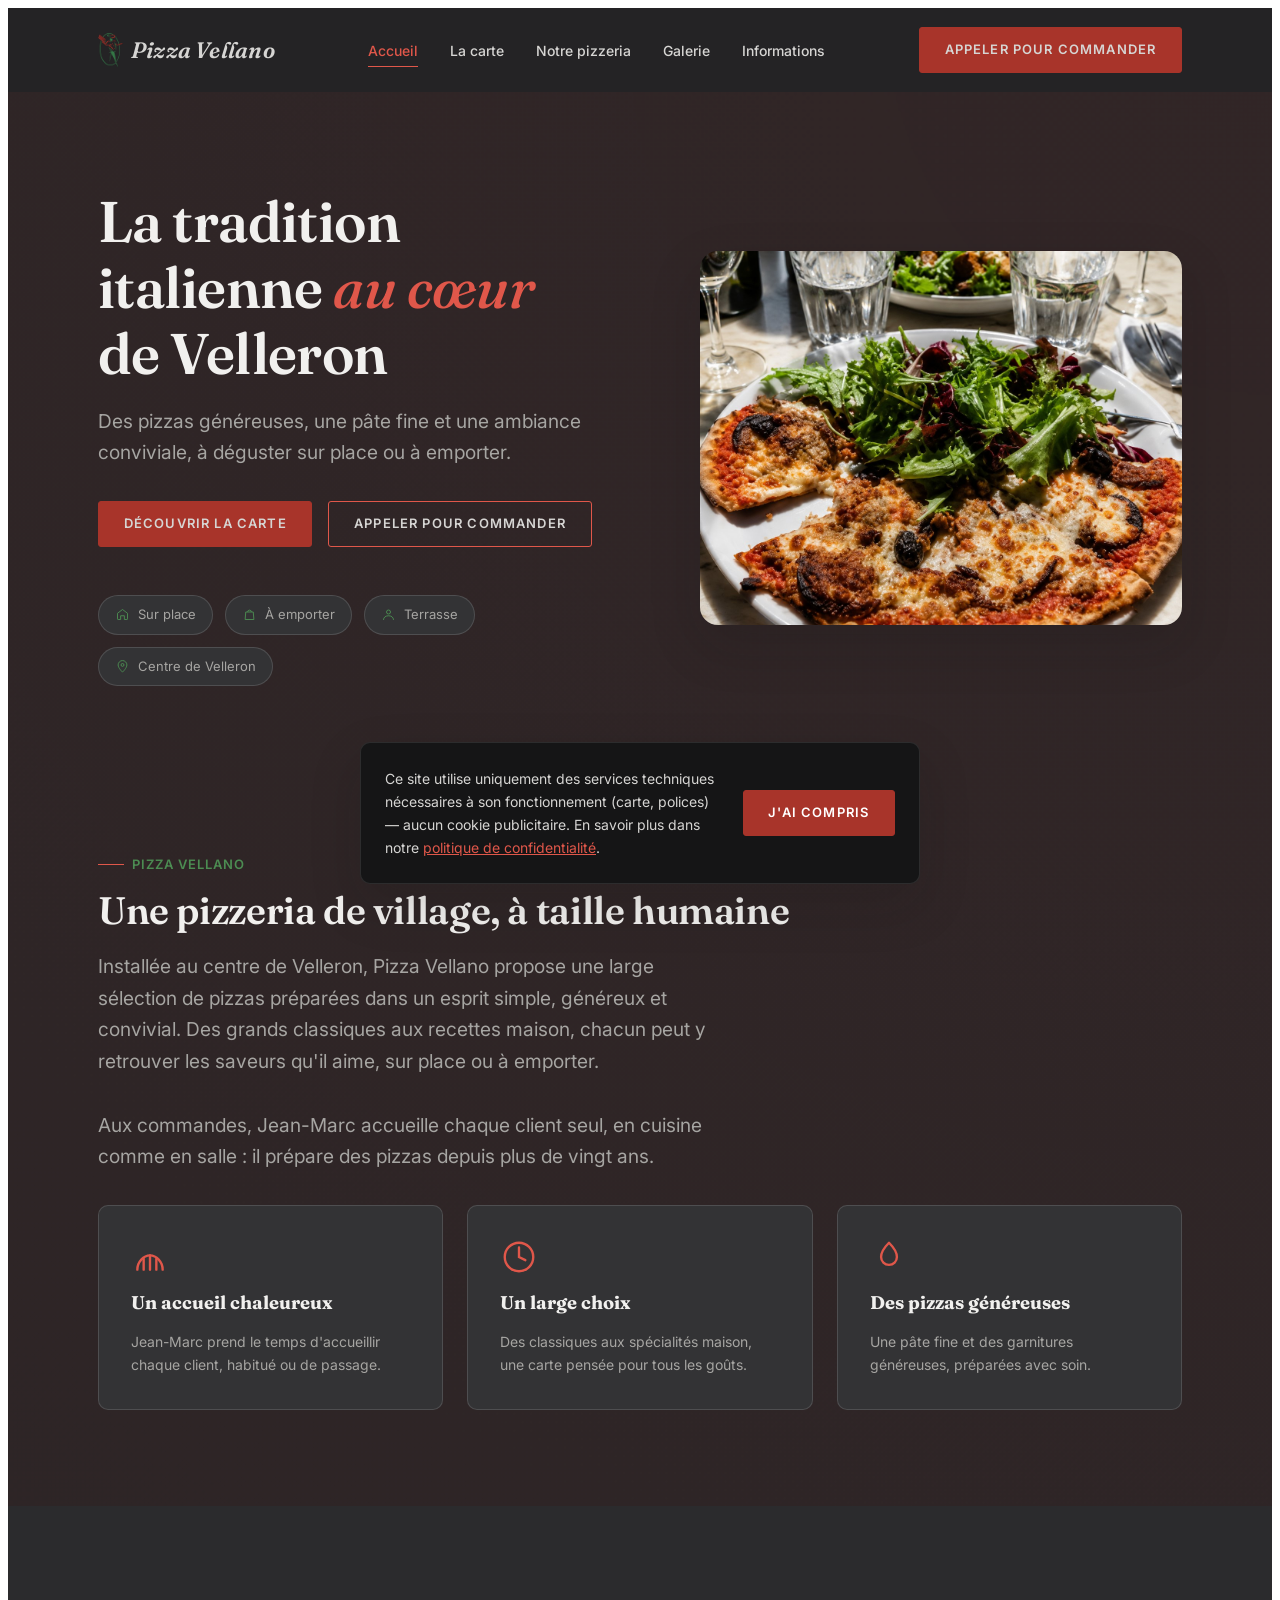
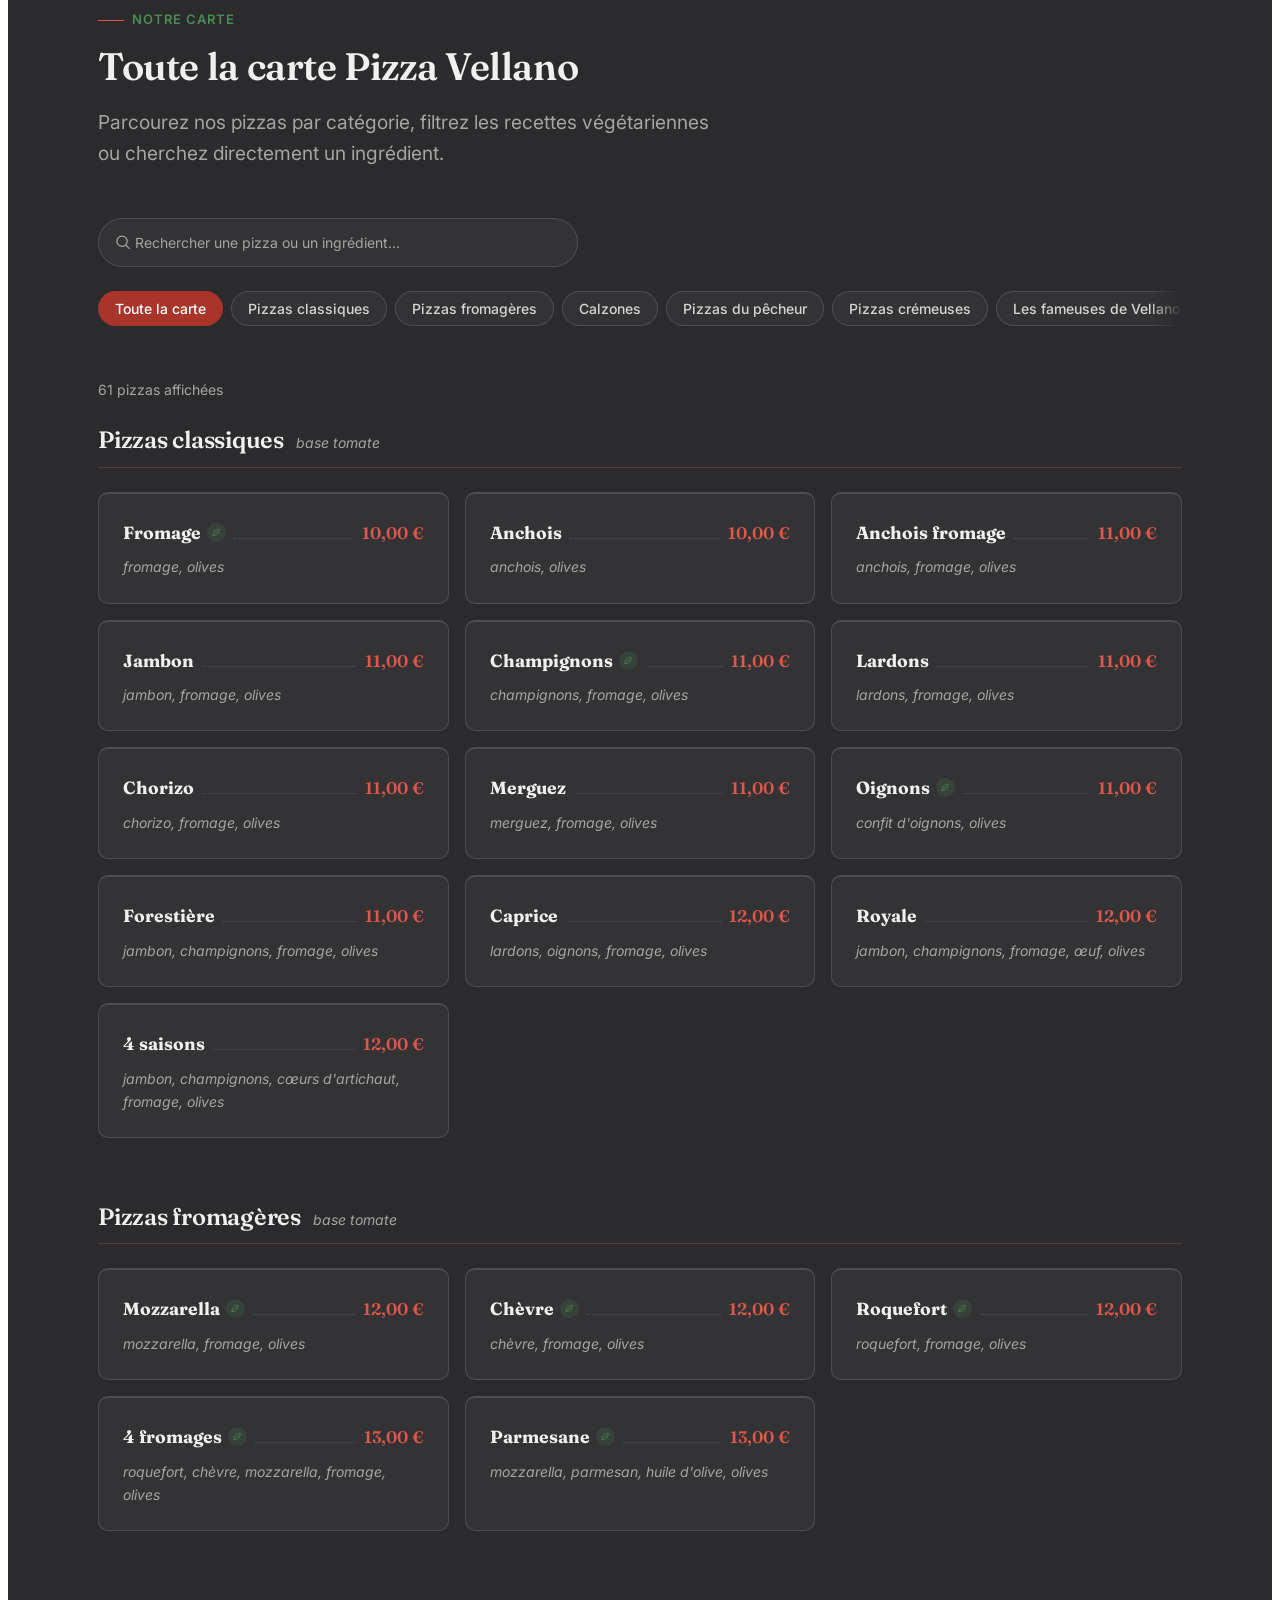
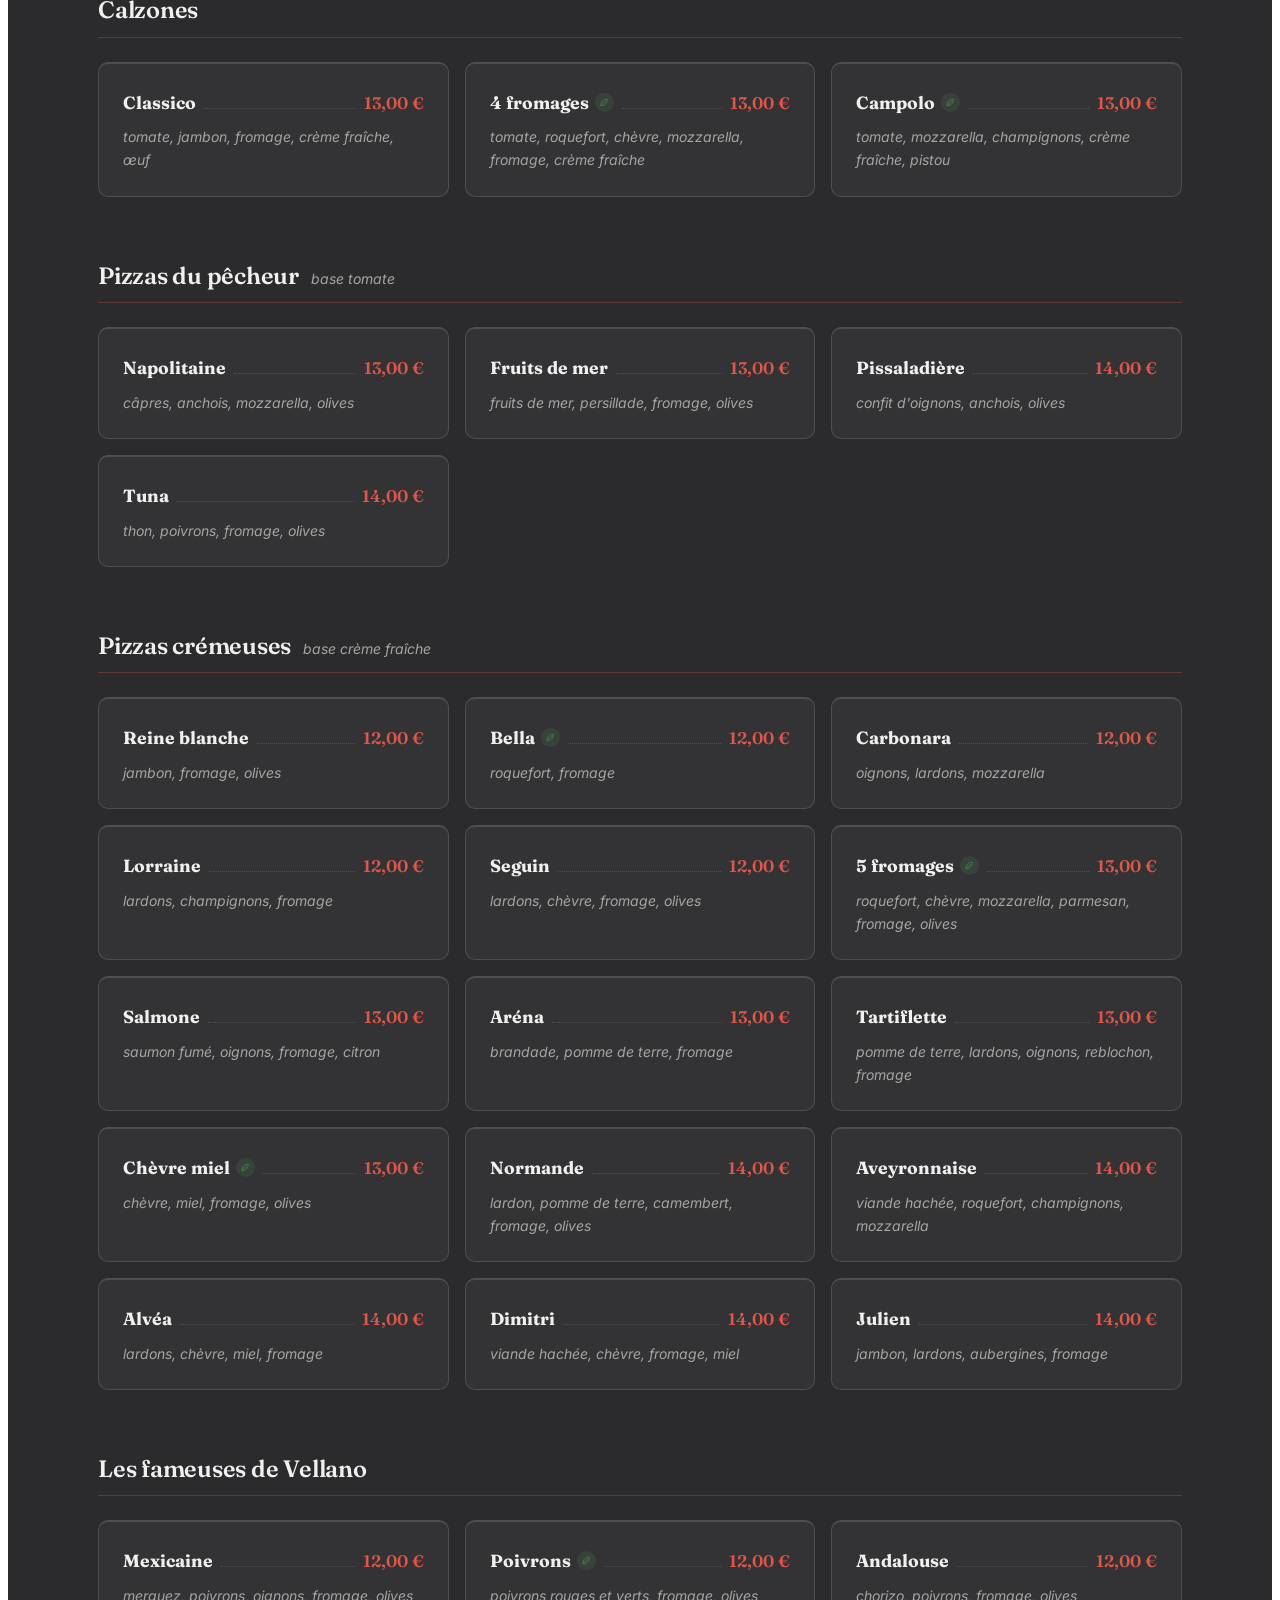
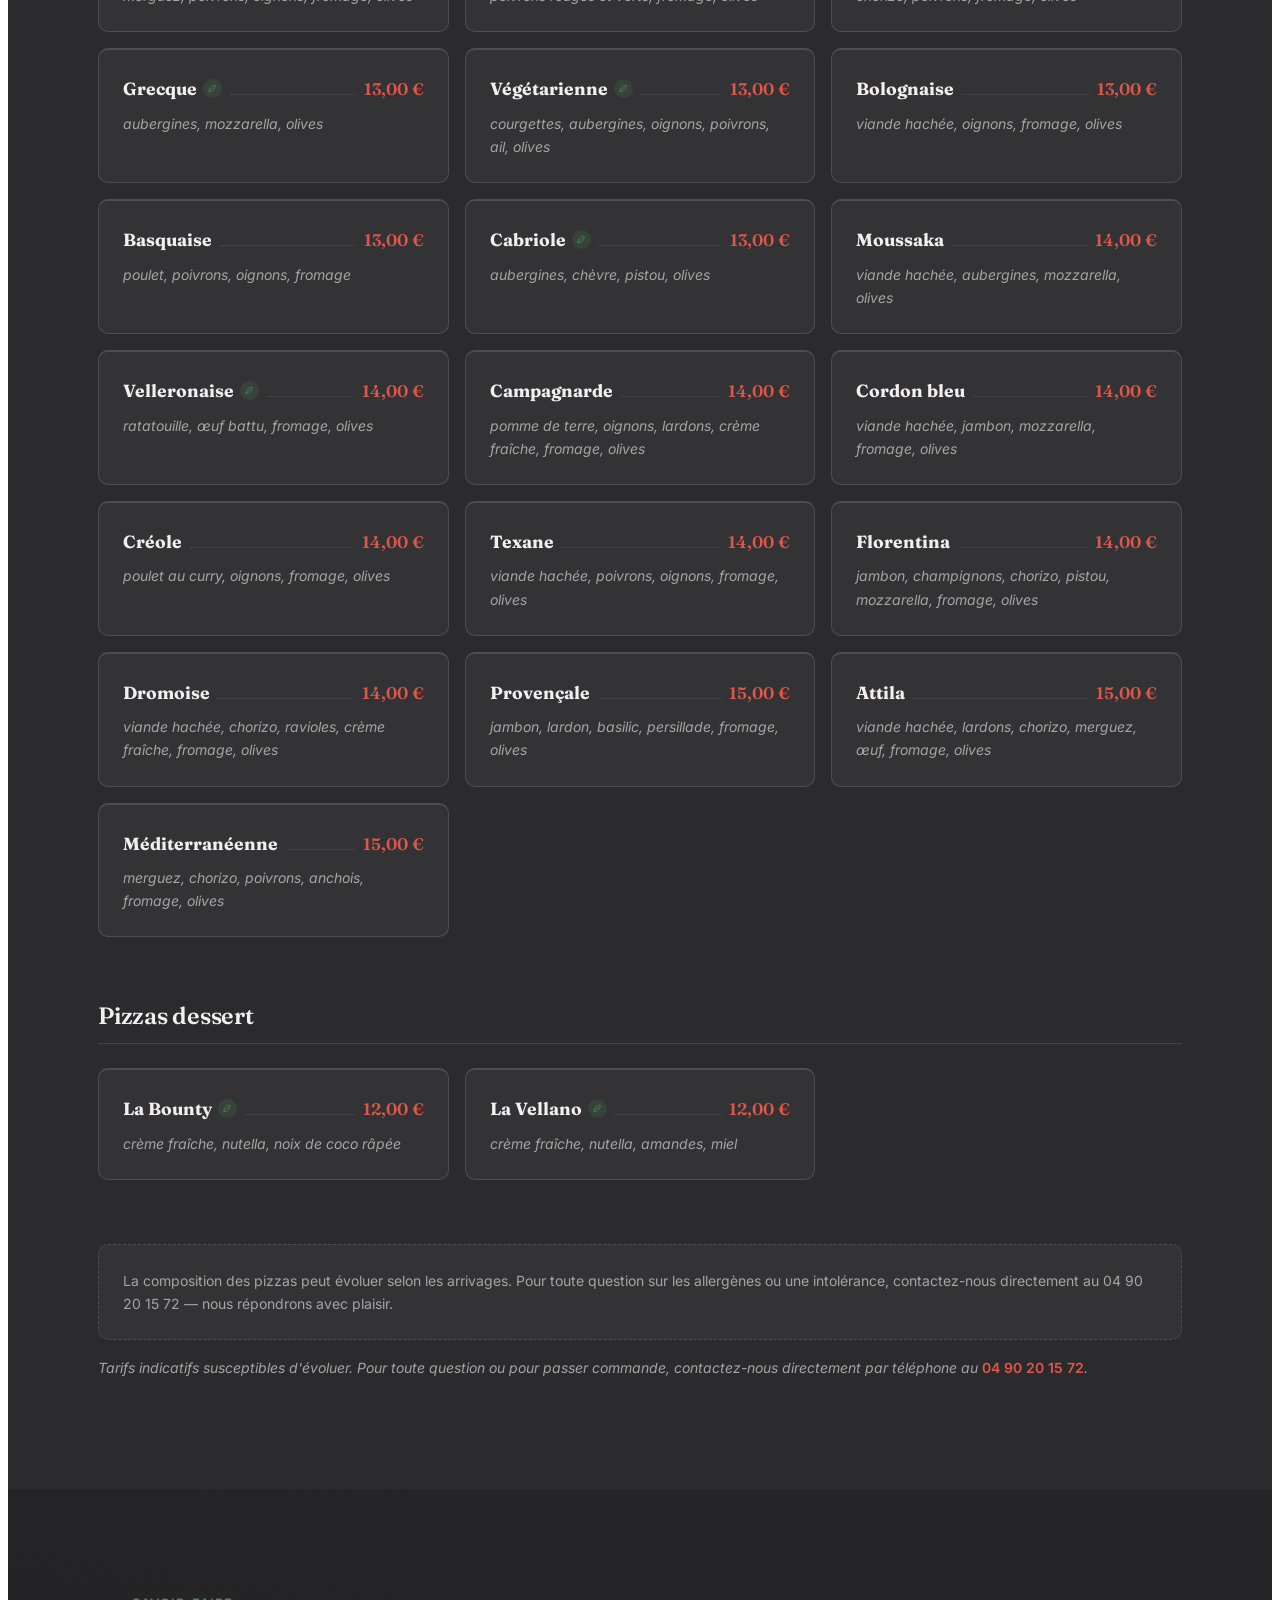
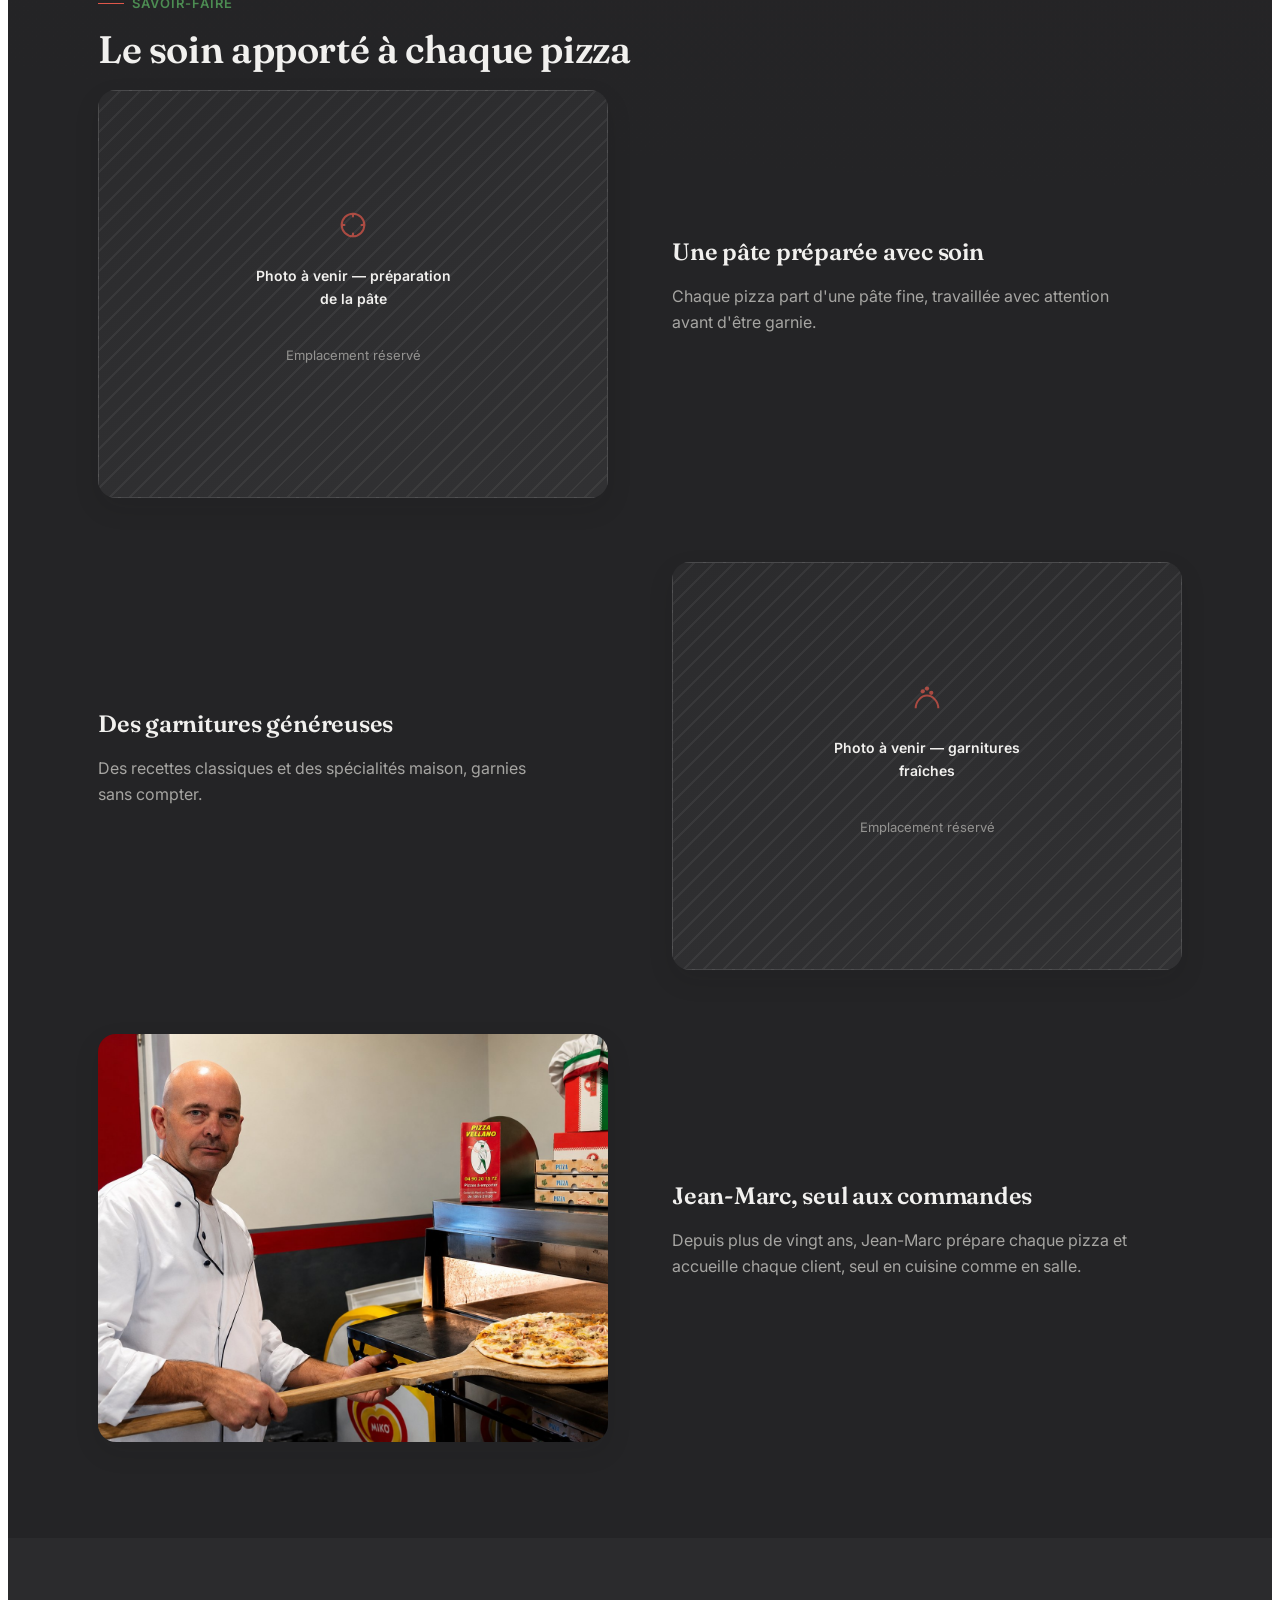
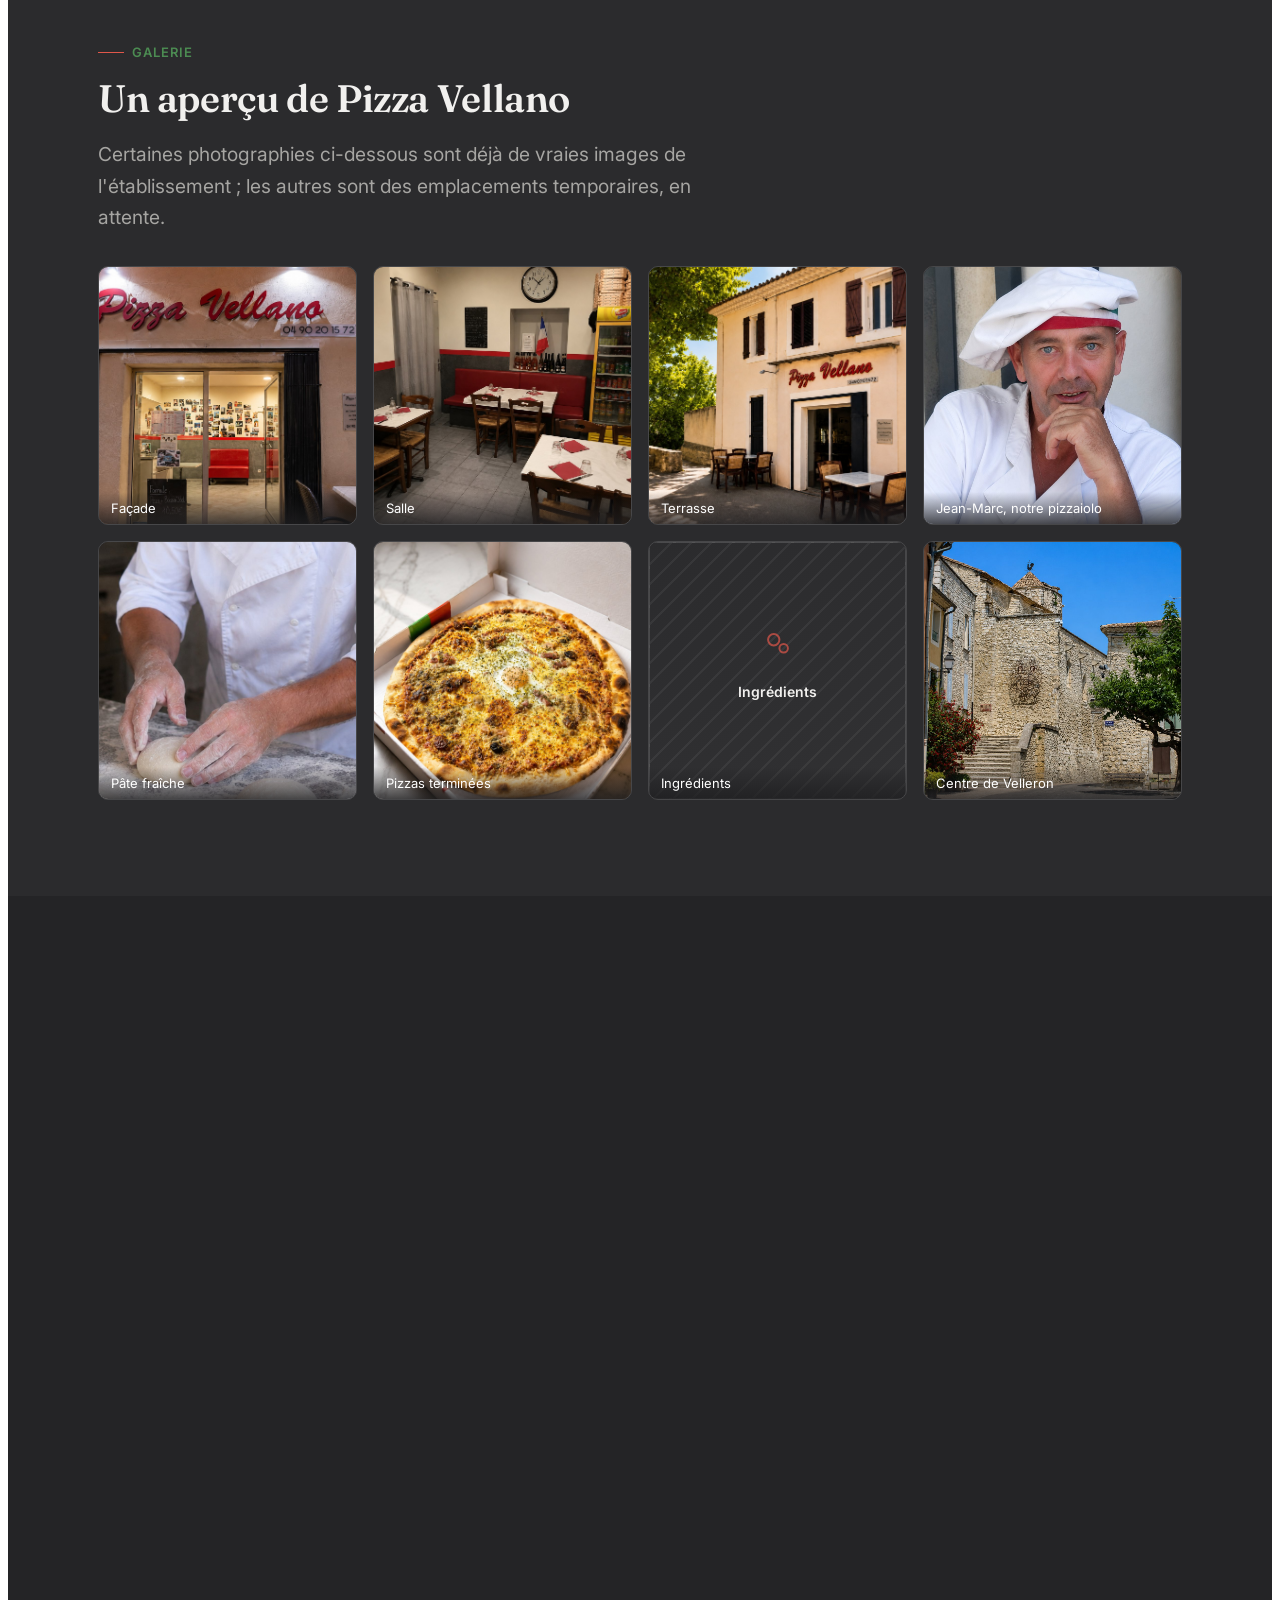
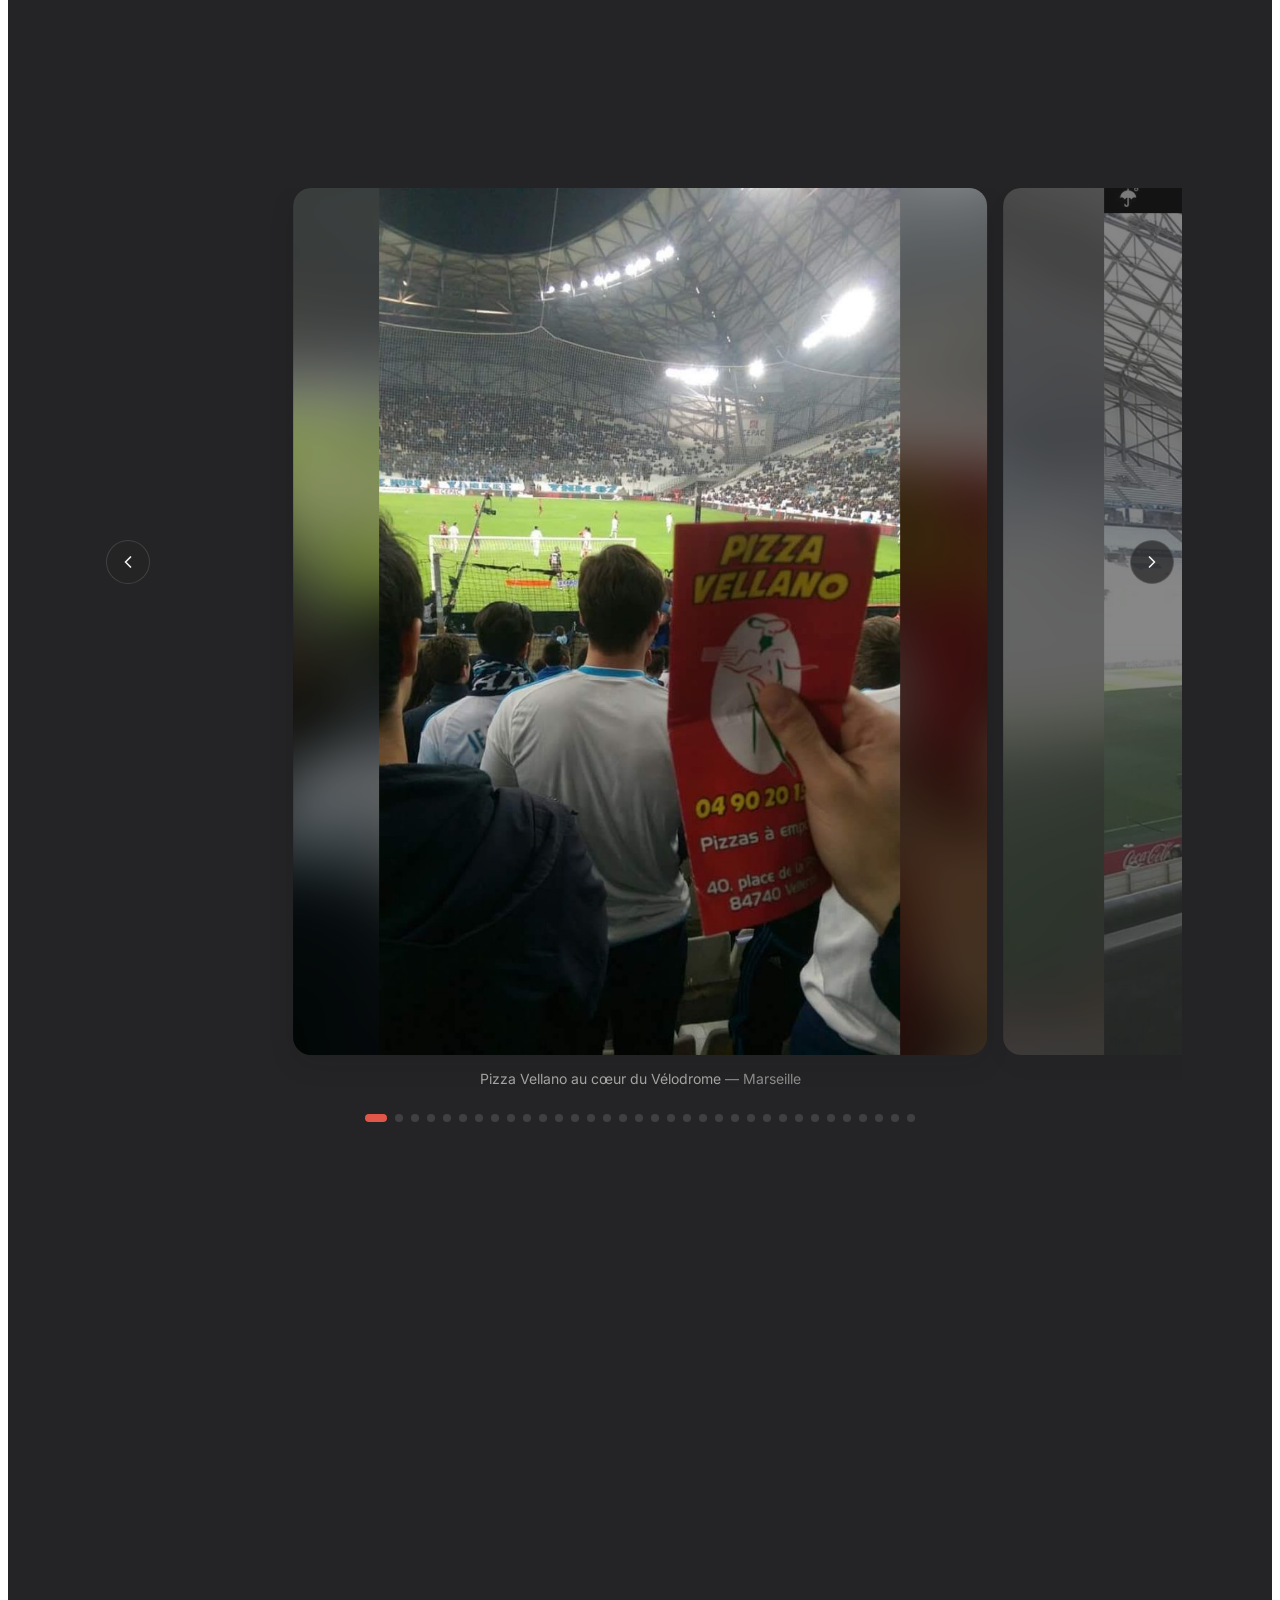
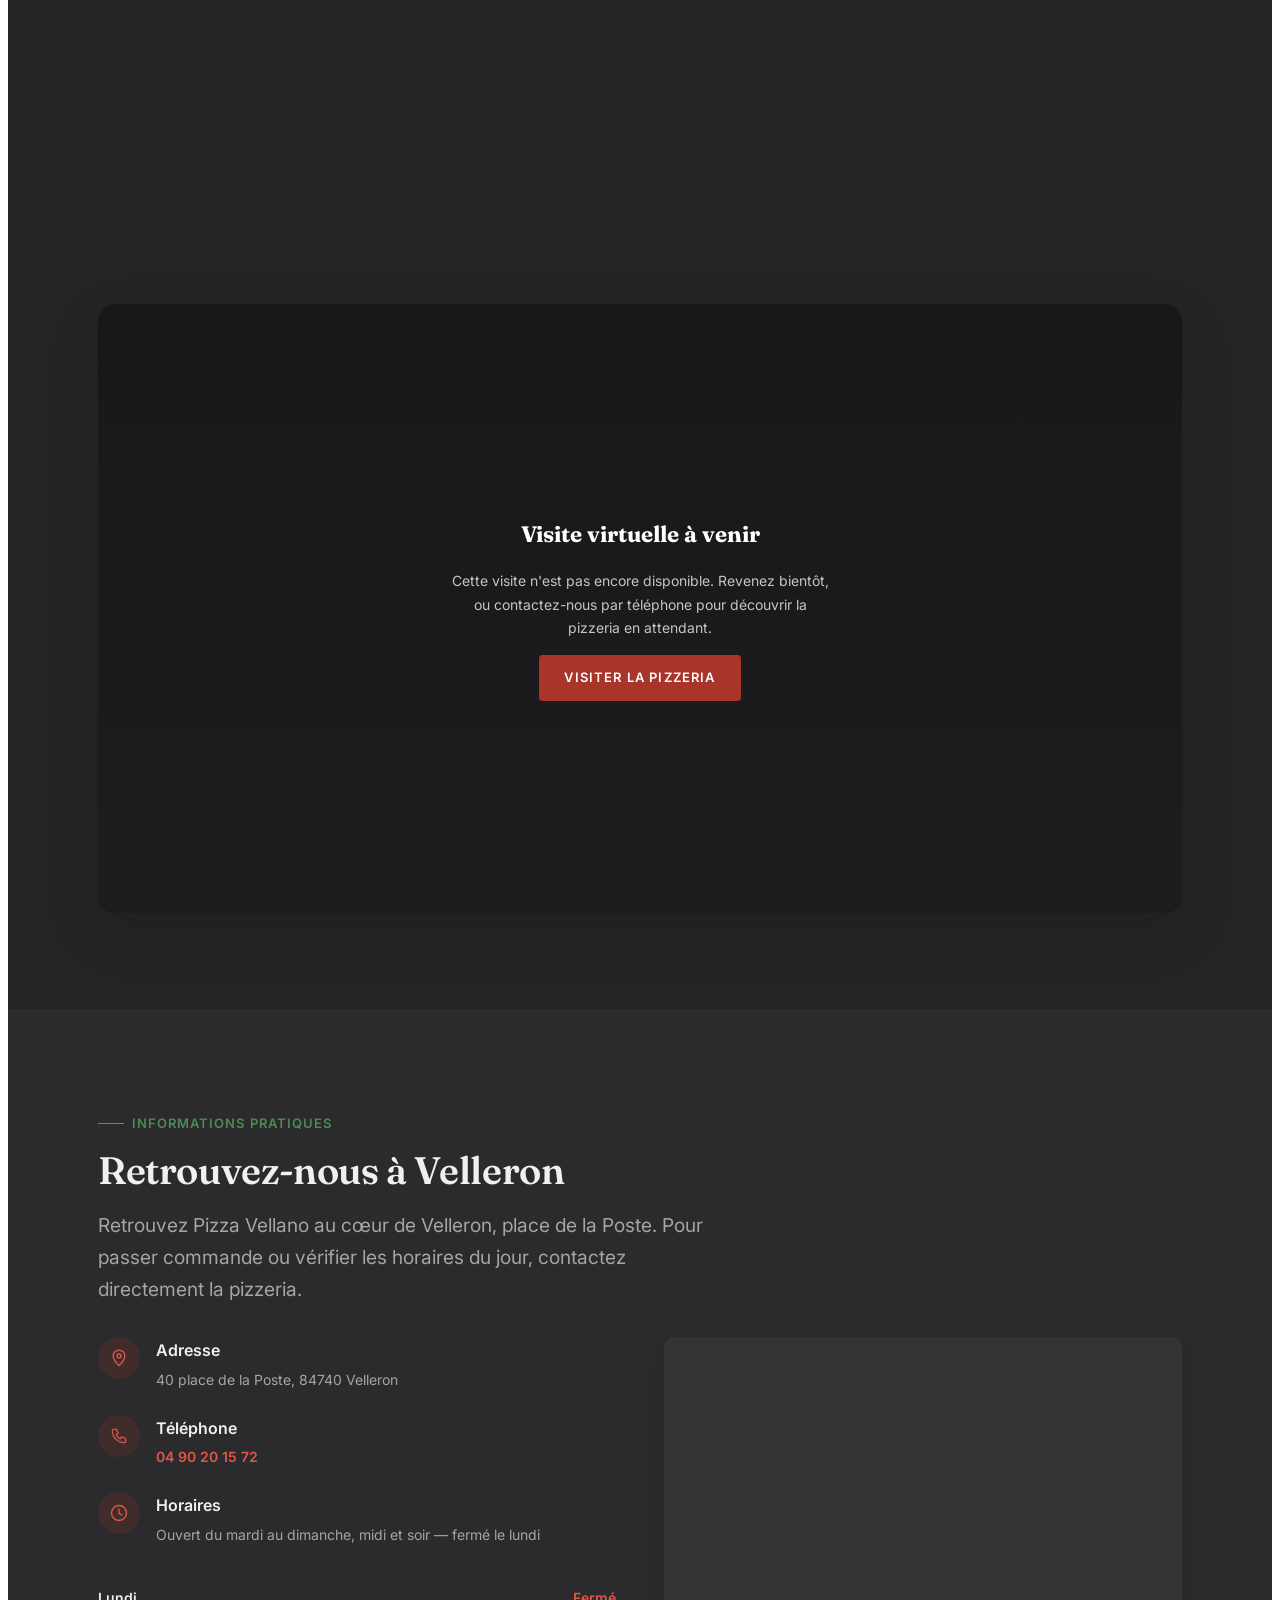
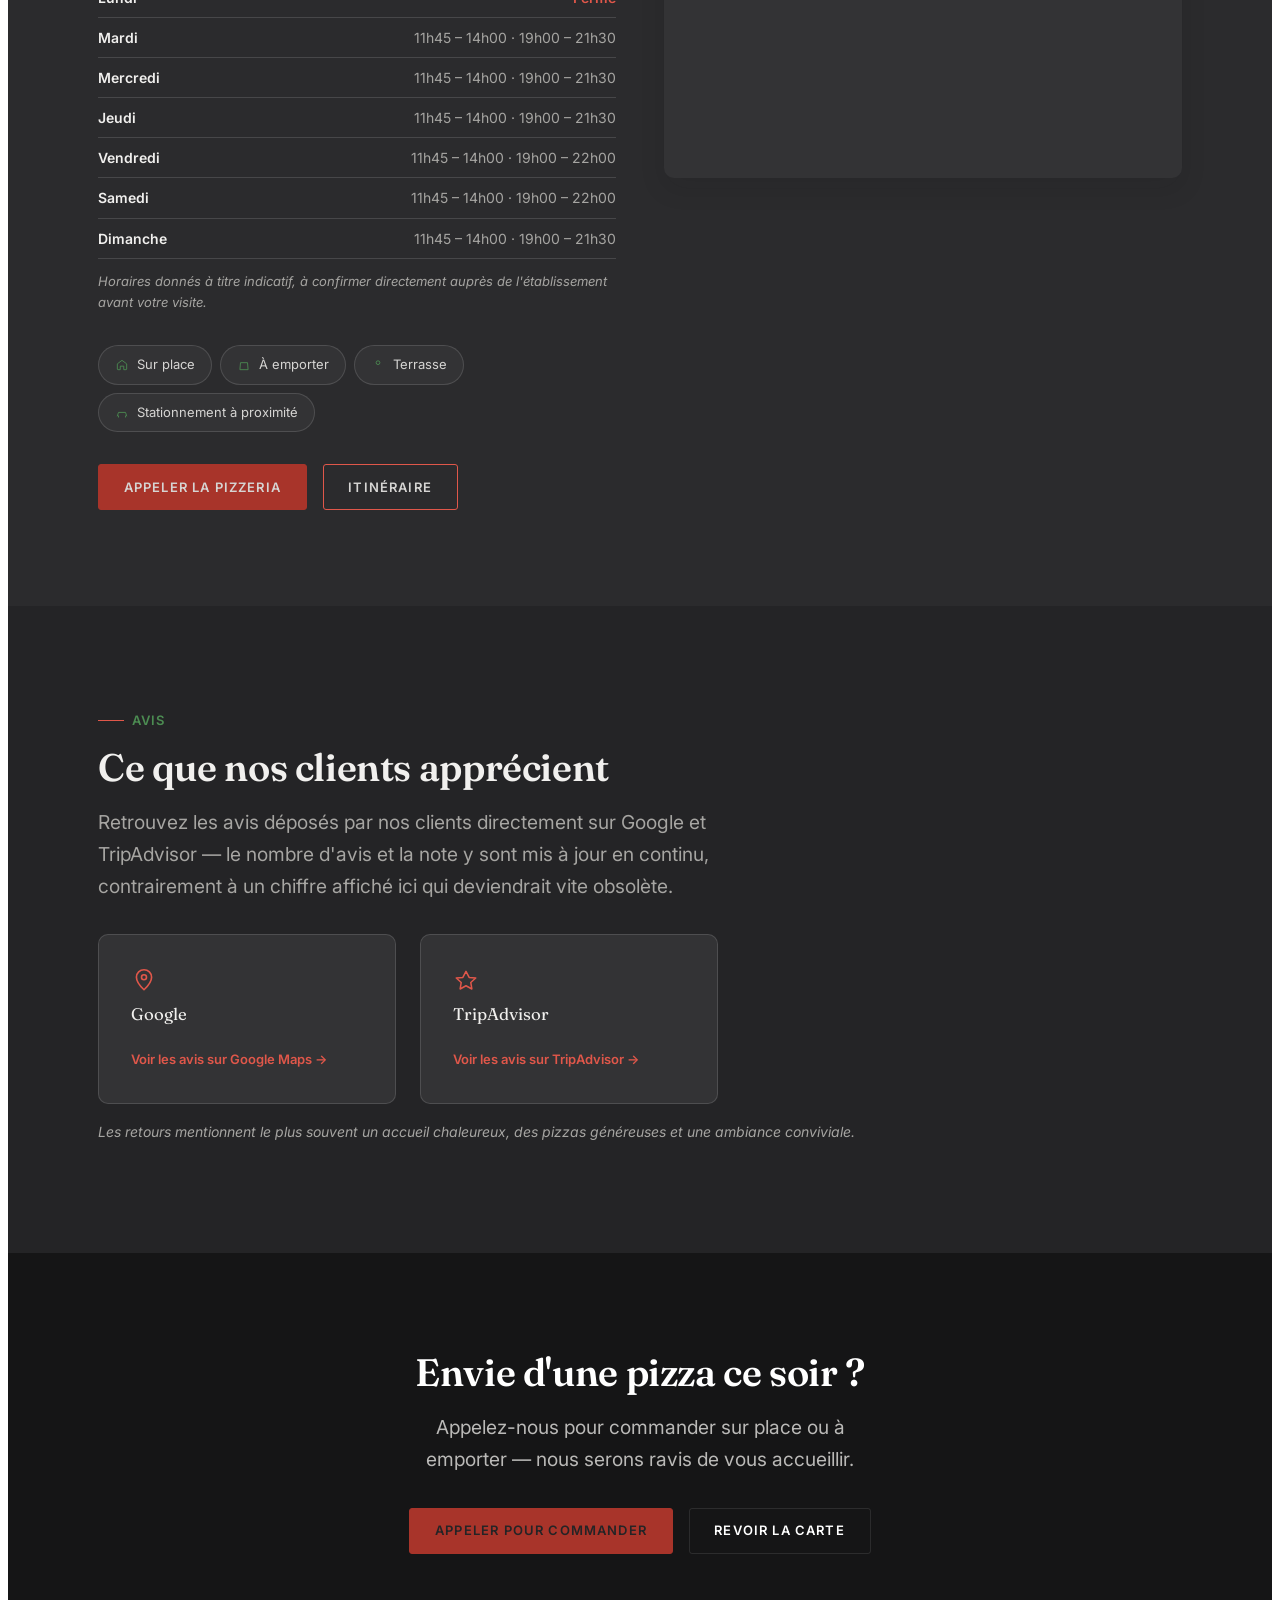
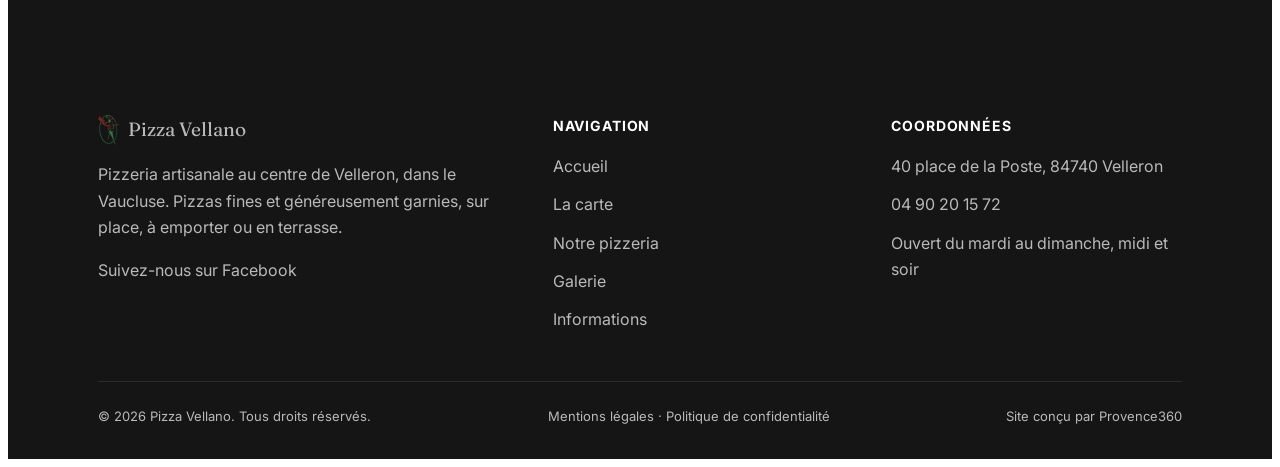
<file: index.html>
<!doctype html>
<html lang="fr" class="pv-no-js">
<head>
<meta charset="utf-8">
<meta name="viewport" content="width=device-width, initial-scale=1">
<title>Pizza Vellano — Pizzeria artisanale à Velleron (Vaucluse)</title>
<meta name="description" content="Pizza Vellano, pizzeria de village au centre de Velleron (Vaucluse) : large choix de pizzas fines et généreuses, sur place, à emporter ou en terrasse. Ouvert du mardi au dimanche, midi et soir.">
<meta name="robots" content="index, follow">
<link rel="canonical" href="https://www.pizza-vellano.fr/">
<link rel="icon" href="assets/images/logo-pizza-vellano.png" type="image/png">

<!-- Open Graph / réseaux sociaux -->
<meta property="og:type" content="restaurant">
<meta property="og:site_name" content="Pizza Vellano">
<meta property="og:title" content="Pizza Vellano — Pizzeria artisanale à Velleron (Vaucluse)">
<meta property="og:description" content="Pizzas fines et généreusement garnies, ambiance conviviale, au cœur du village de Velleron. Sur place, à emporter, en terrasse.">
<meta property="og:locale" content="fr_FR">
<meta property="og:url" content="https://www.pizza-vellano.fr/">
<meta property="og:image" content="https://www.pizza-vellano.fr/assets/images/og-image.jpg">
<meta name="twitter:card" content="summary_large_image">

<link rel="preconnect" href="https://fonts.googleapis.com">
<link rel="preconnect" href="https://fonts.gstatic.com" crossorigin>
<link href="https://fonts.googleapis.com/css2?family=Fraunces:ital,opsz,wght@0,9..144,500;0,9..144,600;0,9..144,700;1,9..144,500;1,9..144,600&family=Inter:wght@400;500;600;700&display=swap" rel="stylesheet">
<link rel="stylesheet" href="assets/css/style.css">

<!-- Données structurées Schema.org — aucun prix de repas n'est indiqué ici. -->
<script type="application/ld+json">
{
  "@context": "https://schema.org",
  "@type": "Restaurant",
  "name": "Pizza Vellano",
  "servesCuisine": ["Pizza", "Italienne"],
  "priceRange": "€€",
  "telephone": "+33490201572",
  "url": "https://www.pizza-vellano.fr/",
  "image": "https://www.pizza-vellano.fr/assets/images/og-image.jpg",
  "address": {
    "@type": "PostalAddress",
    "streetAddress": "40 place de la Poste",
    "postalCode": "84740",
    "addressLocality": "Velleron",
    "addressRegion": "Provence-Alpes-Côte d'Azur",
    "addressCountry": "FR"
  },
  "geo": {
    "@type": "GeoCoordinates",
    "latitude": 43.9733,
    "longitude": 5.0447
  },
  "openingHoursSpecification": [
    { "@type": "OpeningHoursSpecification", "dayOfWeek": ["Tuesday", "Wednesday", "Thursday", "Saturday", "Sunday"], "opens": "11:45", "closes": "14:00" },
    { "@type": "OpeningHoursSpecification", "dayOfWeek": ["Tuesday", "Wednesday", "Thursday", "Sunday"], "opens": "19:00", "closes": "21:30" },
    { "@type": "OpeningHoursSpecification", "dayOfWeek": ["Friday", "Saturday"], "opens": "19:00", "closes": "22:00" }
  ],
  "acceptsReservations": "True",
  "areaServed": ["Velleron", "L'Isle-sur-la-Sorgue", "Vaucluse"],
  "amenityFeature": [
    { "@type": "LocationFeatureSpecification", "name": "Terrasse", "value": true },
    { "@type": "LocationFeatureSpecification", "name": "Vente à emporter", "value": true }
  ],
  "sameAs": [
    "https://www.tripadvisor.com/Restaurant_Review-g1080044-d12838964-Reviews-Pizza_Vellano-Velleron_Vaucluse_Provence_Alpes_Cote_d_Azur.html"
  ]
}
</script>
</head>
<body class="pv-has-mobilebar">

<div class="pv-root">

  <noscript><style>
    .pv-reveal{opacity:1!important;transform:none!important;}
    .pv-nav__list{position:static!important;transform:none!important;opacity:1!important;visibility:visible!important;pointer-events:auto!important;padding-block:var(--pv-space-4)!important;}
    .pv-burger{display:none!important;}
    .pv-tour__cover{display:none;}
    .pv-tour::after{content:"La visite virtuelle nécessite JavaScript. Contactez-nous par téléphone pour plus d'informations.";display:block;color:#fff;text-align:center;padding:2rem;}
  </style></noscript>

  <a class="pv-skip-link" href="#pv-main">Aller au contenu principal</a>

  <!-- ============================= EN-TÊTE ============================= -->
  <header class="pv-header" data-scrolled="false">
    <div class="pv-header__bar">
      <a class="pv-logo" href="#accueil">
        <img class="pv-logo__mark" src="assets/images/logo-pizza-vellano.png" alt="" loading="eager">
        Pizza Vellano
      </a>
      <nav class="pv-nav" data-open="false" aria-label="Navigation principale">
        <ul class="pv-nav__list" id="pv-nav-list">
          <li><a class="pv-nav__link" href="#accueil" aria-current="page">Accueil</a></li>
          <li><a class="pv-nav__link" href="#carte">La carte</a></li>
          <li><a class="pv-nav__link" href="#pizzeria">Notre pizzeria</a></li>
          <li><a class="pv-nav__link" href="#galerie">Galerie</a></li>
          <li><a class="pv-nav__link" href="#informations">Informations</a></li>
          <li class="pv-nav__cta-mobile"><a class="pv-btn pv-btn--primary" href="tel:+33490201572">Appeler pour commander</a></li>
        </ul>
        <button class="pv-burger" type="button" aria-expanded="false" aria-controls="pv-nav-list" aria-label="Ouvrir le menu">
          <span class="pv-burger__box"><span></span><span></span><span></span></span>
        </button>
      </nav>
      <div class="pv-header__cta">
        <a class="pv-btn pv-btn--primary" href="tel:+33490201572">Appeler pour commander</a>
      </div>
    </div>
  </header>

  <main id="pv-main">

    <!-- ============================= HERO ============================= -->
    <section class="pv-hero" id="accueil">
      <div class="pv-container pv-hero__grid">
        <div>
          <h1 class="pv-h1 pv-reveal">La tradition italienne <span class="pv-hand">au cœur</span> de Velleron</h1>
          <p class="pv-hero__lead pv-reveal">Des pizzas généreuses, une pâte fine et une ambiance conviviale, à déguster sur place ou à emporter.</p>
          <div class="pv-btn-row pv-reveal">
            <a class="pv-btn pv-btn--primary" href="#carte">Découvrir la carte</a>
            <a class="pv-btn pv-btn--secondary" href="tel:+33490201572">Appeler pour commander</a>
          </div>
          <div class="pv-hero__badges pv-reveal">
            <span class="pv-hero__badge"><svg viewBox="0 0 24 24" fill="none"><path d="M4 10l8-6 8 6v9a1 1 0 0 1-1 1h-4v-6H9v6H5a1 1 0 0 1-1-1v-9Z" stroke="currentColor" stroke-width="1.5" stroke-linejoin="round"/></svg>Sur place</span>
            <span class="pv-hero__badge"><svg viewBox="0 0 24 24" fill="none"><path d="M6 8h12l1 12H5L6 8Z" stroke="currentColor" stroke-width="1.5" stroke-linejoin="round"/><path d="M9 8a3 3 0 0 1 6 0" stroke="currentColor" stroke-width="1.5"/></svg>À emporter</span>
            <span class="pv-hero__badge"><svg viewBox="0 0 24 24" fill="none"><circle cx="12" cy="8" r="3.2" stroke="currentColor" stroke-width="1.5"/><path d="M4 20c0-3.5 3.5-6 8-6s8 2.5 8 6" stroke="currentColor" stroke-width="1.5" stroke-linecap="round"/></svg>Terrasse</span>
            <span class="pv-hero__badge"><svg viewBox="0 0 24 24" fill="none"><path d="M12 21s7-6.5 7-11.5a7 7 0 1 0-14 0C5 14.5 12 21 12 21Z" stroke="currentColor" stroke-width="1.5" stroke-linejoin="round"/><circle cx="12" cy="9.5" r="2.3" stroke="currentColor" stroke-width="1.5"/></svg>Centre de Velleron</span>
          </div>
        </div>
        <div class="pv-hero__media pv-reveal">
          <img src="assets/images/placeholders/hero-pizza.jpg" alt="Pizza artisanale de Pizza Vellano, garnie et servie à table" loading="eager">
        </div>
      </div>
    </section>

    <!-- ============================= PRÉSENTATION ============================= -->
    <section class="pv-section" id="pizzeria">
      <div class="pv-container">
        <span class="pv-eyebrow pv-reveal">Pizza Vellano</span>
        <h2 class="pv-h2 pv-reveal pv-max-prose">Une pizzeria de village, à taille humaine</h2>
        <p class="pv-lead pv-reveal">Installée au centre de Velleron, Pizza Vellano propose une large sélection de pizzas préparées dans un esprit simple, généreux et convivial. Des grands classiques aux recettes maison, chacun peut y retrouver les saveurs qu'il aime, sur place ou à emporter.</p>
        <p class="pv-lead pv-reveal">Aux commandes, Jean-Marc accueille chaque client seul, en cuisine comme en salle : il prépare des pizzas depuis plus de vingt ans.</p>
        <div class="pv-grid pv-grid--3 pv-reveal">
          <div class="pv-feature">
            <svg class="pv-feature__icon" viewBox="0 0 24 24" fill="none" aria-hidden="true"><path d="M4 20c0-5 4-9 8-9s8 4 8 9" stroke="currentColor" stroke-width="1.5" stroke-linecap="round"/><path d="M8 20V13M12 20v-9M16 20v-7" stroke="currentColor" stroke-width="1.5" stroke-linecap="round"/></svg>
            <h3 class="pv-feature__title">Un accueil chaleureux</h3>
            <p class="pv-feature__text">Jean-Marc prend le temps d'accueillir chaque client, habitué ou de passage.</p>
          </div>
          <div class="pv-feature">
            <svg class="pv-feature__icon" viewBox="0 0 24 24" fill="none" aria-hidden="true"><circle cx="12" cy="12" r="9" stroke="currentColor" stroke-width="1.5"/><path d="M12 6v6l4 2" stroke="currentColor" stroke-width="1.5" stroke-linecap="round"/></svg>
            <h3 class="pv-feature__title">Un large choix</h3>
            <p class="pv-feature__text">Des classiques aux spécialités maison, une carte pensée pour tous les goûts.</p>
          </div>
          <div class="pv-feature">
            <svg class="pv-feature__icon" viewBox="0 0 24 24" fill="none" aria-hidden="true"><path d="M12 3c3 3 5 6 5 9a5 5 0 1 1-10 0c0-3 2-6 5-9Z" stroke="currentColor" stroke-width="1.5" stroke-linejoin="round"/></svg>
            <h3 class="pv-feature__title">Des pizzas généreuses</h3>
            <p class="pv-feature__text">Une pâte fine et des garnitures généreuses, préparées avec soin.</p>
          </div>
        </div>
      </div>
    </section>

    <!-- ============================= LA CARTE ============================= -->
    <section class="pv-section pv-section--alt" id="carte">
      <div class="pv-container">
        <span class="pv-eyebrow pv-reveal">Notre carte</span>
        <h2 class="pv-h2 pv-reveal">Toute la carte Pizza Vellano</h2>
        <p class="pv-lead pv-reveal">Parcourez nos pizzas par catégorie, filtrez les recettes végétariennes ou cherchez directement un ingrédient.</p>

        <div class="pv-menu-toolbar pv-reveal">
          <div class="pv-search">
            <svg viewBox="0 0 24 24" fill="none" aria-hidden="true"><circle cx="11" cy="11" r="7" stroke="currentColor" stroke-width="1.7"/><line x1="21" y1="21" x2="16.2" y2="16.2" stroke="currentColor" stroke-width="1.7" stroke-linecap="round"/></svg>
            <label for="pv-menu-search" class="pv-sr-only">Rechercher une pizza ou un ingrédient</label>
            <input type="search" id="pv-menu-search" placeholder="Rechercher une pizza ou un ingrédient…" autocomplete="off">
          </div>
          <div class="pv-menu-filters-wrap">
            <div class="pv-menu-filters">
              <div class="pv-menu-categories" id="pv-menu-categories" role="group" aria-label="Filtrer par catégorie"></div>
              <button type="button" class="pv-filter pv-filter--veg" id="pv-menu-veg-toggle" aria-pressed="false">
                <svg viewBox="0 0 24 24" fill="none" aria-hidden="true"><path d="M5 19c7 0 13-5 13-14 -9 0-14 6-14 14" stroke="currentColor" stroke-width="1.6" stroke-linejoin="round"/></svg>
                Végétarien uniquement
              </button>
            </div>
          </div>
        </div>

        <p class="pv-menu-count" id="pv-menu-count" role="status"></p>

        <div id="pv-menu-root"></div>

        <p class="pv-menu-note pv-reveal">La composition des pizzas peut évoluer selon les arrivages. Pour toute question sur les allergènes ou une intolérance, contactez-nous directement au <a href="tel:+33490201572">04 90 20 15 72</a> — nous répondrons avec plaisir.</p>
        <p class="pv-menu-price-note pv-reveal">Tarifs indicatifs susceptibles d'évoluer. Pour toute question ou pour passer commande, contactez-nous directement par téléphone au <a href="tel:+33490201572">04 90 20 15 72</a>.</p>
      </div>
    </section>

    <!-- ============================= SAVOIR-FAIRE ============================= -->
    <section class="pv-section">
      <div class="pv-container">
        <span class="pv-eyebrow pv-reveal">Savoir-faire</span>
        <h2 class="pv-h2 pv-reveal pv-max-prose">Le soin apporté à chaque pizza</h2>
        <div class="pv-craft">
          <div class="pv-craft__row pv-reveal">
            <div class="pv-craft__media">
              <div class="pv-placeholder">
                <svg class="pv-placeholder__icon" viewBox="0 0 24 24" fill="none" aria-hidden="true"><circle cx="12" cy="12" r="8" stroke="currentColor" stroke-width="1.4"/><path d="M12 4v2M12 18v2M4 12h2M18 12h2" stroke="currentColor" stroke-width="1.4" stroke-linecap="round"/></svg>
                <p class="pv-placeholder__label">Photo à venir — préparation de la pâte</p>
                <p class="pv-placeholder__note">Emplacement réservé</p>
              </div>
            </div>
            <div>
              <h3 class="pv-h3 pv-craft__title">Une pâte préparée avec soin</h3>
              <p class="pv-craft__text">Chaque pizza part d'une pâte fine, travaillée avec attention avant d'être garnie.</p>
            </div>
          </div>
          <div class="pv-craft__row pv-craft__row--reverse pv-reveal">
            <div class="pv-craft__media">
              <div class="pv-placeholder">
                <svg class="pv-placeholder__icon" viewBox="0 0 24 24" fill="none" aria-hidden="true"><path d="M4 20c0-5 4-9 8-9s8 4 8 9" stroke="currentColor" stroke-width="1.4"/><circle cx="9" cy="8" r="1.5" fill="currentColor"/><circle cx="15" cy="9" r="1.5" fill="currentColor"/><circle cx="12" cy="6" r="1.5" fill="currentColor"/></svg>
                <p class="pv-placeholder__label">Photo à venir — garnitures fraîches</p>
                <p class="pv-placeholder__note">Emplacement réservé</p>
              </div>
            </div>
            <div>
              <h3 class="pv-h3 pv-craft__title">Des garnitures généreuses</h3>
              <p class="pv-craft__text">Des recettes classiques et des spécialités maison, garnies sans compter.</p>
            </div>
          </div>
          <div class="pv-craft__row pv-reveal">
            <div class="pv-craft__media">
              <img src="assets/images/placeholders/jean-marc-au-four.jpg" alt="Jean-Marc sortant une pizza du four à l'aide d'une pelle en bois" loading="lazy">
            </div>
            <div>
              <h3 class="pv-h3 pv-craft__title">Jean-Marc, seul aux commandes</h3>
              <p class="pv-craft__text">Depuis plus de vingt ans, Jean-Marc prépare chaque pizza et accueille chaque client, seul en cuisine comme en salle.</p>
            </div>
          </div>
        </div>
      </div>
    </section>

    <!-- ============================= GALERIE ============================= -->
    <section class="pv-section pv-section--alt" id="galerie">
      <div class="pv-container">
        <span class="pv-eyebrow pv-reveal">Galerie</span>
        <h2 class="pv-h2 pv-reveal">Un aperçu de Pizza Vellano</h2>
        <p class="pv-lead pv-reveal">Certaines photographies ci-dessous sont déjà de vraies images de l'établissement ; les autres sont des emplacements temporaires, en attente.</p>
        <div class="pv-gallery pv-reveal">

          <button type="button" class="pv-gallery__item" data-caption="Façade de Pizza Vellano, place de la Poste à Velleron">
            <img class="pv-gallery__img" src="assets/images/placeholders/facade.jpg" alt="Façade de nuit de Pizza Vellano, avec son enseigne lumineuse" loading="lazy">
            <span class="pv-gallery__caption">Façade</span>
          </button>

          <button type="button" class="pv-gallery__item" data-caption="Salle de Pizza Vellano">
            <img class="pv-gallery__img" src="assets/images/placeholders/salle.jpg" alt="Salle de Pizza Vellano, avec ses tables dressées" loading="lazy">
            <span class="pv-gallery__caption">Salle</span>
          </button>

          <button type="button" class="pv-gallery__item" data-caption="Terrasse de Pizza Vellano">
            <img class="pv-gallery__img" src="assets/images/placeholders/terrasse.jpg" alt="Terrasse de Pizza Vellano, avec ses tables et son cadre provençal" loading="lazy">
            <span class="pv-gallery__caption">Terrasse</span>
          </button>

          <button type="button" class="pv-gallery__item" data-caption="Jean-Marc, notre pizzaiolo">
            <img class="pv-gallery__img" src="assets/images/placeholders/pizzaiolo.jpg" alt="Portrait de Jean-Marc, notre pizzaiolo, en toque" loading="lazy">
            <span class="pv-gallery__caption">Jean-Marc, notre pizzaiolo</span>
          </button>

          <button type="button" class="pv-gallery__item" data-caption="Pâte fraîche en cours de préparation">
            <img class="pv-gallery__img" src="assets/images/placeholders/pate-fraiche.jpg" alt="Jean-Marc façonnant des pâtons de pâte fraîche" loading="lazy">
            <span class="pv-gallery__caption">Pâte fraîche</span>
          </button>

          <button type="button" class="pv-gallery__item" data-caption="Pizza prête à être servie, dans sa boîte">
            <img class="pv-gallery__img" src="assets/images/placeholders/pizzas-terminees.jpg" alt="Pizza garnie prête à être servie, présentée dans sa boîte" loading="lazy">
            <span class="pv-gallery__caption">Pizzas terminées</span>
          </button>

          <button type="button" class="pv-gallery__item" data-caption="Ingrédients frais (photo à venir)">
            <div class="pv-placeholder"><svg class="pv-placeholder__icon" viewBox="0 0 24 24" fill="none"><circle cx="9" cy="9" r="4" stroke="currentColor" stroke-width="1.4"/><circle cx="16" cy="15" r="3" stroke="currentColor" stroke-width="1.4"/></svg><p class="pv-placeholder__label">Ingrédients</p></div>
            <span class="pv-gallery__caption">Ingrédients</span>
          </button>

          <button type="button" class="pv-gallery__item" data-caption="Le centre du village de Velleron">
            <img class="pv-gallery__img" src="assets/images/placeholders/centre-velleron.jpg" alt="Ruelle du centre du village de Velleron, avec ses bâtisses en pierre" loading="lazy">
            <span class="pv-gallery__caption">Centre de Velleron</span>
          </button>

        </div>
      </div>
    </section>

    <!-- ============================= PIZZA VELLANO VOYAGE AVEC VOUS ============================= -->
    <section class="pv-section" id="voyages">
      <div class="pv-container">
        <span class="pv-eyebrow pv-reveal">Une tradition Pizza Vellano</span>
        <h2 class="pv-h2 pv-reveal">Pizza Vellano voyage avec vous</h2>

        <p class="pv-lead pv-reveal">Depuis des années, nos clients glissent un menu Pizza Vellano dans leurs valises avant de partir en vacances, d'assister à un événement ou de découvrir un nouvel endroit.</p>
        <p class="pv-lead pv-reveal">Une fois arrivés, ils le photographient devant un monument, dans un stade ou au cours d'une rencontre inattendue. Grâce à eux, un petit morceau de notre pizzeria de Velleron voyage partout en France et dans le monde.</p>
        <p class="pv-lead pv-reveal">Chaque photo raconte un voyage, un souvenir et un morceau de l'histoire de Pizza Vellano.</p>

        <blockquote class="pv-voyages__highlight pv-reveal">Grâce à vous, Pizza Vellano a déjà vibré avec l'OM au Vélodrome, assisté à des concerts, rencontré Freddy Krueger, visité Madame Tussauds, admiré la fontaine de Trevi, découvert la Sagrada Família, contemplé Barcelone depuis le parc Güell et fait une halte à Saint-Tropez…</blockquote>

        <p class="pv-voyages__question pv-reveal">Et vous, où ferez-vous voyager Pizza Vellano ?</p>

        <div class="pv-voyages__carousel pv-reveal" id="pv-voyages-carousel" role="region" aria-roledescription="carrousel" aria-label="Photos de voyage du menu Pizza Vellano" tabindex="0">
          <div class="pv-voyages__viewport" id="pv-voyages-viewport">
            <div class="pv-voyages__track" id="pv-voyages-track"></div>
          </div>
          <button type="button" class="pv-voyages__arrow pv-voyages__arrow--prev" id="pv-voyages-prev" aria-label="Photo de voyage précédente">
            <svg viewBox="0 0 24 24" fill="none" aria-hidden="true"><path d="M15 6l-6 6 6 6" stroke="currentColor" stroke-width="2" stroke-linecap="round" stroke-linejoin="round"/></svg>
          </button>
          <button type="button" class="pv-voyages__arrow pv-voyages__arrow--next" id="pv-voyages-next" aria-label="Photo de voyage suivante">
            <svg viewBox="0 0 24 24" fill="none" aria-hidden="true"><path d="M9 6l6 6-6 6" stroke="currentColor" stroke-width="2" stroke-linecap="round" stroke-linejoin="round"/></svg>
          </button>
          <div class="pv-voyages__dots" id="pv-voyages-dots" role="tablist" aria-label="Choisir une photo de voyage"></div>
        </div>

        <div class="pv-voyages__cta pv-reveal">
          <h3 class="pv-h3">Le prochain voyage sera peut-être le vôtre</h3>
          <p>Vous partez en vacances, assistez à un événement ou découvrez un endroit exceptionnel ? Emportez un menu Pizza Vellano, photographiez-le et envoyez-nous votre plus beau souvenir. Votre photo pourra rejoindre notre album de voyage.</p>
          <div class="pv-btn-row" style="justify-content:center;">
            <a class="pv-btn pv-btn--primary" href="tel:+33490201572">Faire voyager le menu</a>
            <!-- Pointe vers CONFIG.social.facebookUrl (assets/js/config.js),
                 réglé via assets/js/main.js, bloc "VOYAGES". Fallback tel:
                 conservé dans le href ci-dessous si ce champ venait à être
                 vidé de nouveau. -->
            <a class="pv-btn pv-btn--secondary" id="pv-voyages-send-photo" href="tel:+33490201572">Envoyer ma photo</a>
          </div>
        </div>
      </div>
    </section>

    <!-- ============================= VISITE VIRTUELLE ============================= -->
    <section class="pv-section">
      <div class="pv-container">
        <span class="pv-eyebrow pv-reveal">Visite virtuelle</span>
        <h2 class="pv-h2 pv-reveal">Visitez Pizza Vellano depuis chez vous</h2>
        <p class="pv-lead pv-reveal">Une visite virtuelle immersive sera bientôt disponible. En attendant, le bouton ci-dessous vous indique son état.</p>
        <div class="pv-tour pv-reveal" id="pv-tour">
          <div class="pv-tour__cover">
            <h3 class="pv-tour__cover-title">Visite virtuelle à venir</h3>
            <p class="pv-tour__cover-text">Cette visite n'est pas encore disponible. Revenez bientôt, ou contactez-nous par téléphone pour découvrir la pizzeria en attendant.</p>
            <button type="button" class="pv-btn pv-btn--primary" id="pv-tour-launch">Visiter la pizzeria</button>
          </div>
        </div>
      </div>
    </section>

    <!-- ============================= INFORMATIONS PRATIQUES ============================= -->
    <section class="pv-section pv-section--alt" id="informations">
      <div class="pv-container">
        <span class="pv-eyebrow pv-reveal">Informations pratiques</span>
        <h2 class="pv-h2 pv-reveal">Retrouvez-nous à Velleron</h2>
        <p class="pv-lead pv-reveal">Retrouvez Pizza Vellano au cœur de Velleron, place de la Poste. Pour passer commande ou vérifier les horaires du jour, contactez directement la pizzeria.</p>

        <div class="pv-info-grid">
          <div class="pv-reveal">
            <div class="pv-info-list">
              <div class="pv-info-item">
                <span class="pv-info-item__icon"><svg viewBox="0 0 24 24" fill="none"><path d="M12 21s7-6.5 7-11.5a7 7 0 1 0-14 0C5 14.5 12 21 12 21Z" stroke="currentColor" stroke-width="1.6" stroke-linejoin="round"/><circle cx="12" cy="9.5" r="2.3" stroke="currentColor" stroke-width="1.6"/></svg></span>
                <div>
                  <p class="pv-info-item__title">Adresse</p>
                  <p class="pv-info-item__text">40 place de la Poste, 84740 Velleron</p>
                </div>
              </div>
              <div class="pv-info-item">
                <span class="pv-info-item__icon"><svg viewBox="0 0 24 24" fill="none"><path d="M6 4h3l2 5-2.5 1.5a12 12 0 0 0 5 5L15 13l5 2v3a2 2 0 0 1-2 2C10.5 20 4 13.5 4 6a2 2 0 0 1 2-2Z" stroke="currentColor" stroke-width="1.5" stroke-linejoin="round"/></svg></span>
                <div>
                  <p class="pv-info-item__title">Téléphone</p>
                  <p class="pv-info-item__text"><a href="tel:+33490201572">04 90 20 15 72</a></p>
                </div>
              </div>
              <div class="pv-info-item">
                <span class="pv-info-item__icon"><svg viewBox="0 0 24 24" fill="none"><circle cx="12" cy="12" r="9" stroke="currentColor" stroke-width="1.6"/><path d="M12 7v5.3l3.5 2" stroke="currentColor" stroke-width="1.6" stroke-linecap="round"/></svg></span>
                <div>
                  <p class="pv-info-item__title">Horaires</p>
                  <p class="pv-info-item__text">Ouvert du mardi au dimanche, midi et soir — fermé le lundi</p>
                </div>
              </div>
            </div>

            <table class="pv-hours-table" aria-label="Horaires détaillés par jour">
              <tbody id="pv-hours-body"></tbody>
            </table>
            <p class="pv-hours-note" id="pv-hours-note" hidden>Horaires donnés à titre indicatif, à confirmer directement auprès de l'établissement avant votre visite.</p>

            <div class="pv-services-tags">
              <span class="pv-service-tag"><svg viewBox="0 0 24 24" fill="none"><path d="M4 10l8-6 8 6v9a1 1 0 0 1-1 1h-4v-6H9v6H5a1 1 0 0 1-1-1v-9Z" stroke="currentColor" stroke-width="1.5"/></svg>Sur place</span>
              <span class="pv-service-tag"><svg viewBox="0 0 24 24" fill="none"><path d="M6 8h12l1 12H5L6 8Z" stroke="currentColor" stroke-width="1.5"/></svg>À emporter</span>
              <span class="pv-service-tag"><svg viewBox="0 0 24 24" fill="none"><circle cx="12" cy="8" r="3.2" stroke="currentColor" stroke-width="1.5"/></svg>Terrasse</span>
              <span class="pv-service-tag"><svg viewBox="0 0 24 24" fill="none"><path d="M4 17l2-6h12l2 6M6 17v2M18 17v2" stroke="currentColor" stroke-width="1.5" stroke-linecap="round"/></svg>Stationnement à proximité</span>
            </div>

            <div class="pv-btn-row" style="margin-top: var(--pv-space-6);">
              <a class="pv-btn pv-btn--primary" href="tel:+33490201572">Appeler la pizzeria</a>
              <a class="pv-btn pv-btn--secondary" href="https://www.google.com/maps/dir/?api=1&amp;destination=40+place+de+la+Poste,+84740+Velleron" target="_blank" rel="noopener">Itinéraire</a>
            </div>
          </div>

          <div class="pv-map pv-reveal">
            <iframe id="pv-map-frame" title="Localisation de Pizza Vellano sur la carte" loading="lazy" referrerpolicy="no-referrer-when-downgrade"></iframe>
          </div>
        </div>
      </div>
    </section>

    <!-- ============================= AVIS CLIENTS ============================= -->
    <section class="pv-section">
      <div class="pv-container">
        <span class="pv-eyebrow pv-reveal">Avis</span>
        <h2 class="pv-h2 pv-reveal">Ce que nos clients apprécient</h2>
        <p class="pv-lead pv-reveal">Retrouvez les avis déposés par nos clients directement sur Google et TripAdvisor — le nombre d'avis et la note y sont mis à jour en continu, contrairement à un chiffre affiché ici qui deviendrait vite obsolète.</p>
        <div class="pv-reviews pv-reveal">
          <a class="pv-review pv-review--link" href="https://www.google.com/maps/search/?api=1&amp;query=Pizza+Vellano+40+place+de+la+Poste+84740+Velleron" target="_blank" rel="noopener">
            <svg class="pv-review__icon" viewBox="0 0 24 24" fill="none" aria-hidden="true"><path d="M12 21s7-6.5 7-11.5a7 7 0 1 0-14 0C5 14.5 12 21 12 21Z" stroke="currentColor" stroke-width="1.5" stroke-linejoin="round"/><circle cx="12" cy="9.5" r="2.3" stroke="currentColor" stroke-width="1.5"/></svg>
            <p class="pv-review__quote">Google</p>
            <p class="pv-review__meta">Voir les avis sur Google Maps →</p>
          </a>
          <a class="pv-review pv-review--link" href="https://www.tripadvisor.com/Restaurant_Review-g1080044-d12838964-Reviews-Pizza_Vellano-Velleron_Vaucluse_Provence_Alpes_Cote_d_Azur.html" target="_blank" rel="noopener">
            <svg class="pv-review__icon" viewBox="0 0 24 24" fill="none" aria-hidden="true"><path d="M12 17.3l-5.4 3 1-6-4.6-4.1 6.1-.6L12 4l2.9 5.6 6.1.6-4.6 4.1 1 6z" stroke="currentColor" stroke-width="1.4" stroke-linejoin="round"/></svg>
            <p class="pv-review__quote">TripAdvisor</p>
            <p class="pv-review__meta">Voir les avis sur TripAdvisor →</p>
          </a>
        </div>
        <p class="pv-menu-price-note pv-reveal">Les retours mentionnent le plus souvent un accueil chaleureux, des pizzas généreuses et une ambiance conviviale.</p>
      </div>
    </section>

    <!-- ============================= CTA FINAL ============================= -->
    <section class="pv-section pv-section--dark pv-text-center" style="max-width:none;">
      <div class="pv-container" style="max-width:56ch;">
        <h2 class="pv-h2 pv-reveal">Envie d'une pizza ce soir ?</h2>
        <p class="pv-lead pv-reveal" style="max-width:none; margin-inline:auto;">Appelez-nous pour commander sur place ou à emporter — nous serons ravis de vous accueillir.</p>
        <div class="pv-btn-row pv-reveal" style="justify-content:center;">
          <a class="pv-btn pv-btn--primary" href="tel:+33490201572">Appeler pour commander</a>
          <a class="pv-btn pv-btn--secondary" href="#carte">Revoir la carte</a>
        </div>
      </div>
    </section>

  </main>

  <!-- ============================= PIED DE PAGE ============================= -->
  <footer class="pv-footer">
    <div class="pv-container">
      <div class="pv-footer__grid">
        <div>
          <a class="pv-footer__brand" href="#accueil">
            <img class="pv-logo__mark" src="assets/images/logo-pizza-vellano.png" alt="" loading="lazy">
            Pizza Vellano
          </a>
          <p class="pv-max-prose">Pizzeria artisanale au centre de Velleron, dans le Vaucluse. Pizzas fines et généreusement garnies, sur place, à emporter ou en terrasse.</p>
          <p style="margin-top: var(--pv-space-4);"><a id="pv-facebook-link" href="#" target="_blank" rel="noopener" hidden>Suivez-nous sur Facebook</a></p>
        </div>
        <div>
          <h4>Navigation</h4>
          <ul>
            <li><a href="#accueil">Accueil</a></li>
            <li><a href="#carte">La carte</a></li>
            <li><a href="#pizzeria">Notre pizzeria</a></li>
            <li><a href="#galerie">Galerie</a></li>
            <li><a href="#informations">Informations</a></li>
          </ul>
        </div>
        <div>
          <h4>Coordonnées</h4>
          <ul>
            <li>40 place de la Poste, 84740 Velleron</li>
            <li><a href="tel:+33490201572">04 90 20 15 72</a></li>
            <li>Ouvert du mardi au dimanche, midi et soir</li>
          </ul>
        </div>
      </div>
      <div class="pv-footer__bottom">
        <span>© <span data-pv-year>2026</span> Pizza Vellano. Tous droits réservés.</span>
        <span><a href="mentions-legales.html">Mentions légales</a> · <a href="confidentialite.html">Politique de confidentialité</a></span>
        <span>Site conçu par Provence360</span>
      </div>
    </div>
  </footer>

  <!-- ============================= BARRE D'ACTION MOBILE ============================= -->
  <nav class="pv-mobilebar" aria-label="Actions rapides">
    <a href="tel:+33490201572">
      <svg viewBox="0 0 24 24" fill="none"><path d="M6 4h3l2 5-2.5 1.5a12 12 0 0 0 5 5L15 13l5 2v3a2 2 0 0 1-2 2C10.5 20 4 13.5 4 6a2 2 0 0 1 2-2Z" stroke="currentColor" stroke-width="1.5" stroke-linejoin="round"/></svg>
      Appeler
    </a>
    <a href="#carte">
      <svg viewBox="0 0 24 24" fill="none"><path d="M12 3c3 3 5 6 5 9a5 5 0 1 1-10 0c0-3 2-6 5-9Z" stroke="currentColor" stroke-width="1.5" stroke-linejoin="round"/></svg>
      La carte
    </a>
    <a href="https://www.google.com/maps/dir/?api=1&amp;destination=40+place+de+la+Poste,+84740+Velleron" target="_blank" rel="noopener">
      <svg viewBox="0 0 24 24" fill="none"><path d="M12 21s7-6.5 7-11.5a7 7 0 1 0-14 0C5 14.5 12 21 12 21Z" stroke="currentColor" stroke-width="1.5" stroke-linejoin="round"/></svg>
      Itinéraire
    </a>
  </nav>

  <!-- ============================= LIGHTBOX GALERIE ============================= -->
  <div class="pv-lightbox" id="pv-lightbox" data-open="false" hidden role="dialog" aria-modal="true" aria-label="Photo agrandie">
    <div class="pv-lightbox__dialog">
      <button type="button" class="pv-lightbox__close" aria-label="Fermer"><svg viewBox="0 0 24 24" fill="none"><path d="M6 6l12 12M18 6L6 18" stroke="currentColor" stroke-width="2" stroke-linecap="round"/></svg></button>
      <button type="button" class="pv-lightbox__prev" aria-label="Photo précédente"><svg viewBox="0 0 24 24" fill="none"><path d="M15 6l-6 6 6 6" stroke="currentColor" stroke-width="2" stroke-linecap="round" stroke-linejoin="round"/></svg></button>
      <div class="pv-lightbox__media"></div>
      <button type="button" class="pv-lightbox__next" aria-label="Photo suivante"><svg viewBox="0 0 24 24" fill="none"><path d="M9 6l6 6-6 6" stroke="currentColor" stroke-width="2" stroke-linecap="round" stroke-linejoin="round"/></svg></button>
      <p class="pv-lightbox__caption"></p>
    </div>
  </div>

  <!-- ============================= LIGHTBOX VOYAGES ============================= -->
  <div class="pv-lightbox" id="pv-voyages-lightbox" data-open="false" hidden role="dialog" aria-modal="true" aria-label="Photo de voyage agrandie">
    <div class="pv-lightbox__dialog">
      <button type="button" class="pv-lightbox__close" aria-label="Fermer"><svg viewBox="0 0 24 24" fill="none"><path d="M6 6l12 12M18 6L6 18" stroke="currentColor" stroke-width="2" stroke-linecap="round"/></svg></button>
      <button type="button" class="pv-lightbox__prev" aria-label="Photo précédente"><svg viewBox="0 0 24 24" fill="none"><path d="M15 6l-6 6 6 6" stroke="currentColor" stroke-width="2" stroke-linecap="round" stroke-linejoin="round"/></svg></button>
      <div class="pv-lightbox__media"></div>
      <button type="button" class="pv-lightbox__next" aria-label="Photo suivante"><svg viewBox="0 0 24 24" fill="none"><path d="M9 6l6 6-6 6" stroke="currentColor" stroke-width="2" stroke-linecap="round" stroke-linejoin="round"/></svg></button>
      <p class="pv-lightbox__caption"></p>
    </div>
  </div>

  <!-- ============================= BANDEAU COOKIES ============================= -->
  <div class="pv-cookie" id="pv-cookie" data-visible="false" role="region" aria-label="Information sur les cookies">
    <p>Ce site utilise uniquement des services techniques nécessaires à son fonctionnement (carte, polices) — aucun cookie publicitaire. En savoir plus dans notre <a href="confidentialite.html">politique de confidentialité</a>.</p>
    <button type="button" class="pv-btn pv-btn--primary" data-cookie-dismiss>J'ai compris</button>
  </div>

</div>

<script src="assets/js/config.js"></script>
<script src="assets/js/pizzas-data.js"></script>
<script src="assets/js/voyages-data.js"></script>
<script src="assets/js/main.js"></script>
</body>
</html>
</file>
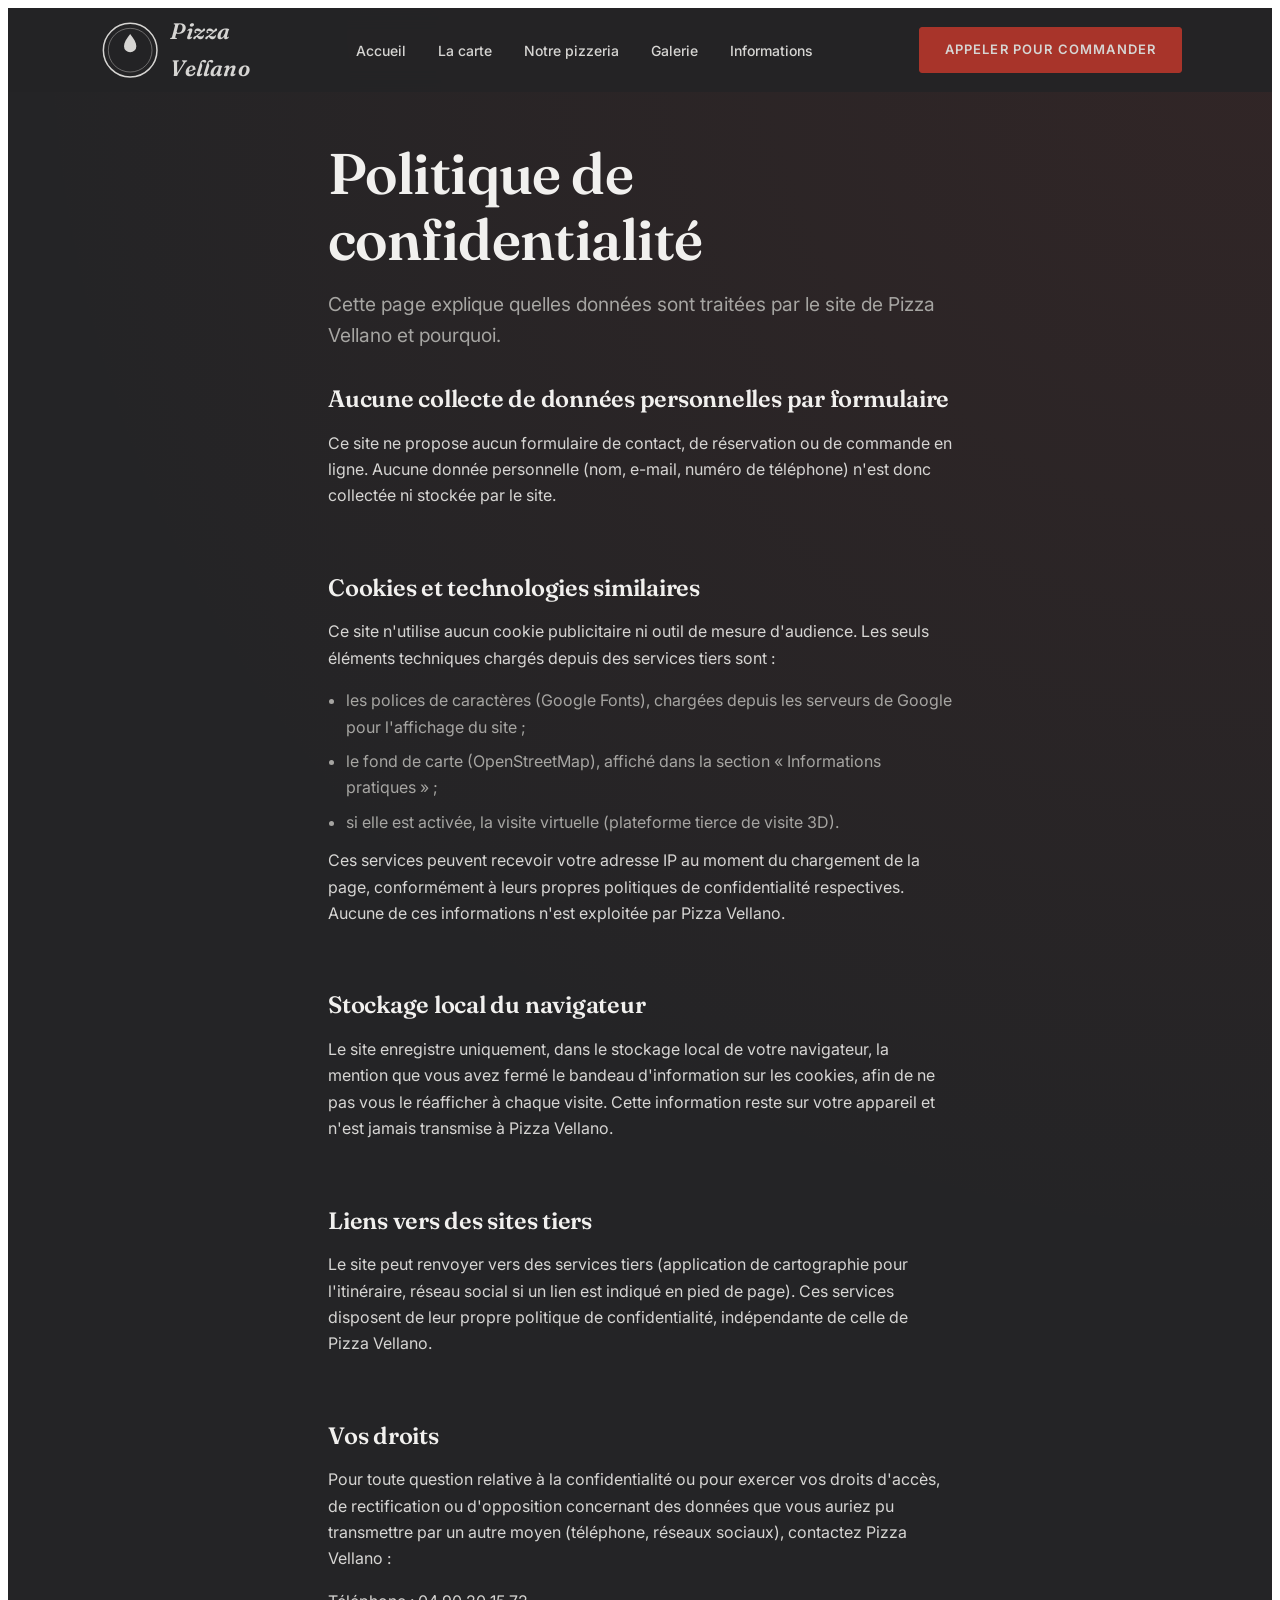
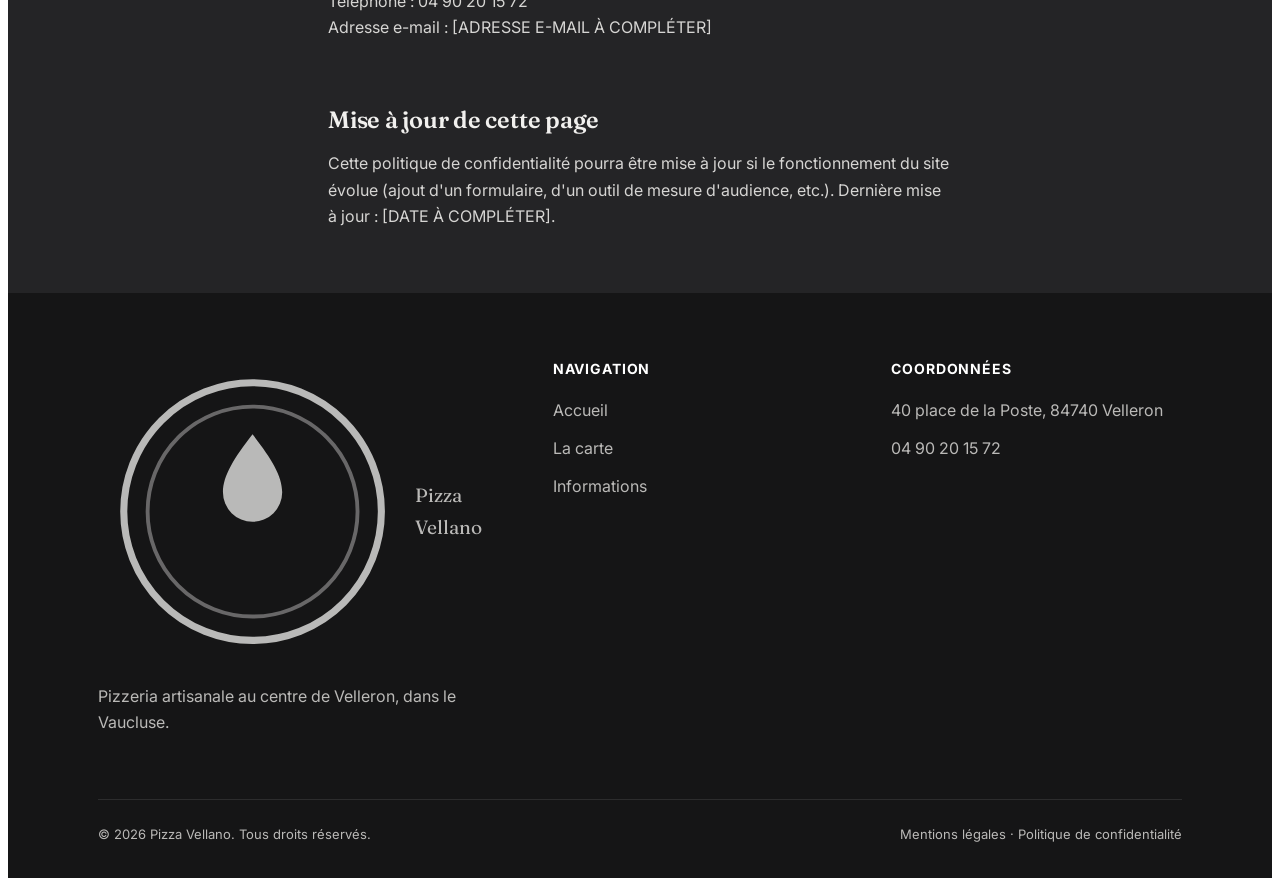
<file: confidentialite.html>
<!doctype html>
<html lang="fr" class="pv-no-js">
<head>
<meta charset="utf-8">
<meta name="viewport" content="width=device-width, initial-scale=1">
<title>Politique de confidentialité — Pizza Vellano</title>
<meta name="description" content="Politique de confidentialité du site Pizza Vellano, pizzeria à Velleron (Vaucluse).">
<meta name="robots" content="noindex, follow">
<link rel="canonical" href="https://www.pizza-vellano.fr/confidentialite.html">
<link rel="icon" href="assets/icons/favicon.svg" type="image/svg+xml">
<link rel="preconnect" href="https://fonts.googleapis.com">
<link rel="preconnect" href="https://fonts.gstatic.com" crossorigin>
<link href="https://fonts.googleapis.com/css2?family=Fraunces:opsz,wght@9..144,500;9..144,600&family=Inter:wght@400;500;600&display=swap" rel="stylesheet">
<link rel="stylesheet" href="assets/css/style.css">
</head>
<body>
<div class="pv-root">
  <noscript><style>.pv-reveal{opacity:1!important;transform:none!important;} .pv-nav__list{position:static!important;transform:none!important;opacity:1!important;visibility:visible!important;pointer-events:auto!important;padding-block:var(--pv-space-4)!important;} .pv-burger{display:none!important;}</style></noscript>
  <a class="pv-skip-link" href="#pv-main">Aller au contenu principal</a>

  <header class="pv-header" data-scrolled="false">
    <div class="pv-header__bar">
      <a class="pv-logo" href="index.html">
        <svg viewBox="0 0 48 48" fill="none" aria-hidden="true"><circle cx="24" cy="24" r="20" stroke="currentColor" stroke-width="1.1"/><circle cx="24" cy="24" r="16.3" stroke="currentColor" stroke-width="0.6" opacity="0.5"/><path d="M24 12c2.8 3.6 4.6 6.4 4.6 9a4.6 4.6 0 0 1-9.2 0c0-2.6 1.8-5.4 4.6-9Z" fill="currentColor"/></svg>
        Pizza Vellano
      </a>
      <nav class="pv-nav" data-open="false" aria-label="Navigation principale">
        <ul class="pv-nav__list" id="pv-nav-list">
          <li><a class="pv-nav__link" href="index.html#accueil">Accueil</a></li>
          <li><a class="pv-nav__link" href="index.html#carte">La carte</a></li>
          <li><a class="pv-nav__link" href="index.html#pizzeria">Notre pizzeria</a></li>
          <li><a class="pv-nav__link" href="index.html#galerie">Galerie</a></li>
          <li><a class="pv-nav__link" href="index.html#informations">Informations</a></li>
          <li class="pv-nav__cta-mobile"><a class="pv-btn pv-btn--primary" href="tel:+33490201572">Appeler pour commander</a></li>
        </ul>
        <button class="pv-burger" type="button" aria-expanded="false" aria-controls="pv-nav-list" aria-label="Ouvrir le menu">
          <span class="pv-burger__box"><span></span><span></span><span></span></span>
        </button>
      </nav>
      <div class="pv-header__cta">
        <a class="pv-btn pv-btn--primary" href="tel:+33490201572">Appeler pour commander</a>
      </div>
    </div>
  </header>

  <main id="pv-main">
    <section class="pv-section pv-section--tight">
      <div class="pv-container" style="max-width: 72ch;">
        <h1 class="pv-h1 pv-reveal">Politique de confidentialité</h1>
        <p class="pv-lead pv-reveal">Cette page explique quelles données sont traitées par le site de Pizza Vellano et pourquoi.</p>

        <div class="pv-reveal" style="display:flex; flex-direction:column; gap: var(--pv-space-7);">
          <div>
            <h2 class="pv-h3">Aucune collecte de données personnelles par formulaire</h2>
            <p>Ce site ne propose aucun formulaire de contact, de réservation ou de commande en ligne. Aucune donnée personnelle (nom, e-mail, numéro de téléphone) n'est donc collectée ni stockée par le site.</p>
          </div>

          <div>
            <h2 class="pv-h3">Cookies et technologies similaires</h2>
            <p>Ce site n'utilise aucun cookie publicitaire ni outil de mesure d'audience. Les seuls éléments techniques chargés depuis des services tiers sont :</p>
            <ul style="padding-left: 1.1em; color: var(--pv-color-ink-soft); display:grid; gap: var(--pv-space-2); margin-top: var(--pv-space-3);">
              <li>les polices de caractères (Google Fonts), chargées depuis les serveurs de Google pour l'affichage du site ;</li>
              <li>le fond de carte (OpenStreetMap), affiché dans la section « Informations pratiques » ;</li>
              <li>si elle est activée, la visite virtuelle (plateforme tierce de visite 3D).</li>
            </ul>
            <p style="margin-top: var(--pv-space-3);">Ces services peuvent recevoir votre adresse IP au moment du chargement de la page, conformément à leurs propres politiques de confidentialité respectives. Aucune de ces informations n'est exploitée par Pizza Vellano.</p>
          </div>

          <div>
            <h2 class="pv-h3">Stockage local du navigateur</h2>
            <p>Le site enregistre uniquement, dans le stockage local de votre navigateur, la mention que vous avez fermé le bandeau d'information sur les cookies, afin de ne pas vous le réafficher à chaque visite. Cette information reste sur votre appareil et n'est jamais transmise à Pizza Vellano.</p>
          </div>

          <div>
            <h2 class="pv-h3">Liens vers des sites tiers</h2>
            <p>Le site peut renvoyer vers des services tiers (application de cartographie pour l'itinéraire, réseau social si un lien est indiqué en pied de page). Ces services disposent de leur propre politique de confidentialité, indépendante de celle de Pizza Vellano.</p>
          </div>

          <div>
            <h2 class="pv-h3">Vos droits</h2>
            <p>Pour toute question relative à la confidentialité ou pour exercer vos droits d'accès, de rectification ou d'opposition concernant des données que vous auriez pu transmettre par un autre moyen (téléphone, réseaux sociaux), contactez Pizza Vellano :</p>
            <p>Téléphone : <a href="tel:+33490201572">04 90 20 15 72</a><br>
            Adresse e-mail : [ADRESSE E-MAIL À COMPLÉTER]</p>
          </div>

          <div>
            <h2 class="pv-h3">Mise à jour de cette page</h2>
            <p>Cette politique de confidentialité pourra être mise à jour si le fonctionnement du site évolue (ajout d'un formulaire, d'un outil de mesure d'audience, etc.). Dernière mise à jour : [DATE À COMPLÉTER].</p>
          </div>
        </div>
      </div>
    </section>
  </main>

  <footer class="pv-footer">
    <div class="pv-container">
      <div class="pv-footer__grid">
        <div>
          <a class="pv-footer__brand" href="index.html">
            <svg viewBox="0 0 48 48" fill="none" aria-hidden="true"><circle cx="24" cy="24" r="20" stroke="currentColor" stroke-width="1.1"/><circle cx="24" cy="24" r="16.3" stroke="currentColor" stroke-width="0.6" opacity="0.5"/><path d="M24 12c2.8 3.6 4.6 6.4 4.6 9a4.6 4.6 0 0 1-9.2 0c0-2.6 1.8-5.4 4.6-9Z" fill="currentColor"/></svg>
            Pizza Vellano
          </a>
          <p class="pv-max-prose">Pizzeria artisanale au centre de Velleron, dans le Vaucluse.</p>
        </div>
        <div>
          <h4>Navigation</h4>
          <ul>
            <li><a href="index.html#accueil">Accueil</a></li>
            <li><a href="index.html#carte">La carte</a></li>
            <li><a href="index.html#informations">Informations</a></li>
          </ul>
        </div>
        <div>
          <h4>Coordonnées</h4>
          <ul>
            <li>40 place de la Poste, 84740 Velleron</li>
            <li><a href="tel:+33490201572">04 90 20 15 72</a></li>
          </ul>
        </div>
      </div>
      <div class="pv-footer__bottom">
        <span>© <span data-pv-year>2026</span> Pizza Vellano. Tous droits réservés.</span>
        <span><a href="mentions-legales.html">Mentions légales</a> · <a href="confidentialite.html">Politique de confidentialité</a></span>
      </div>
    </div>
  </footer>
</div>
<script src="assets/js/config.js"></script>
<script src="assets/js/main.js"></script>
</body>
</html>
</file>
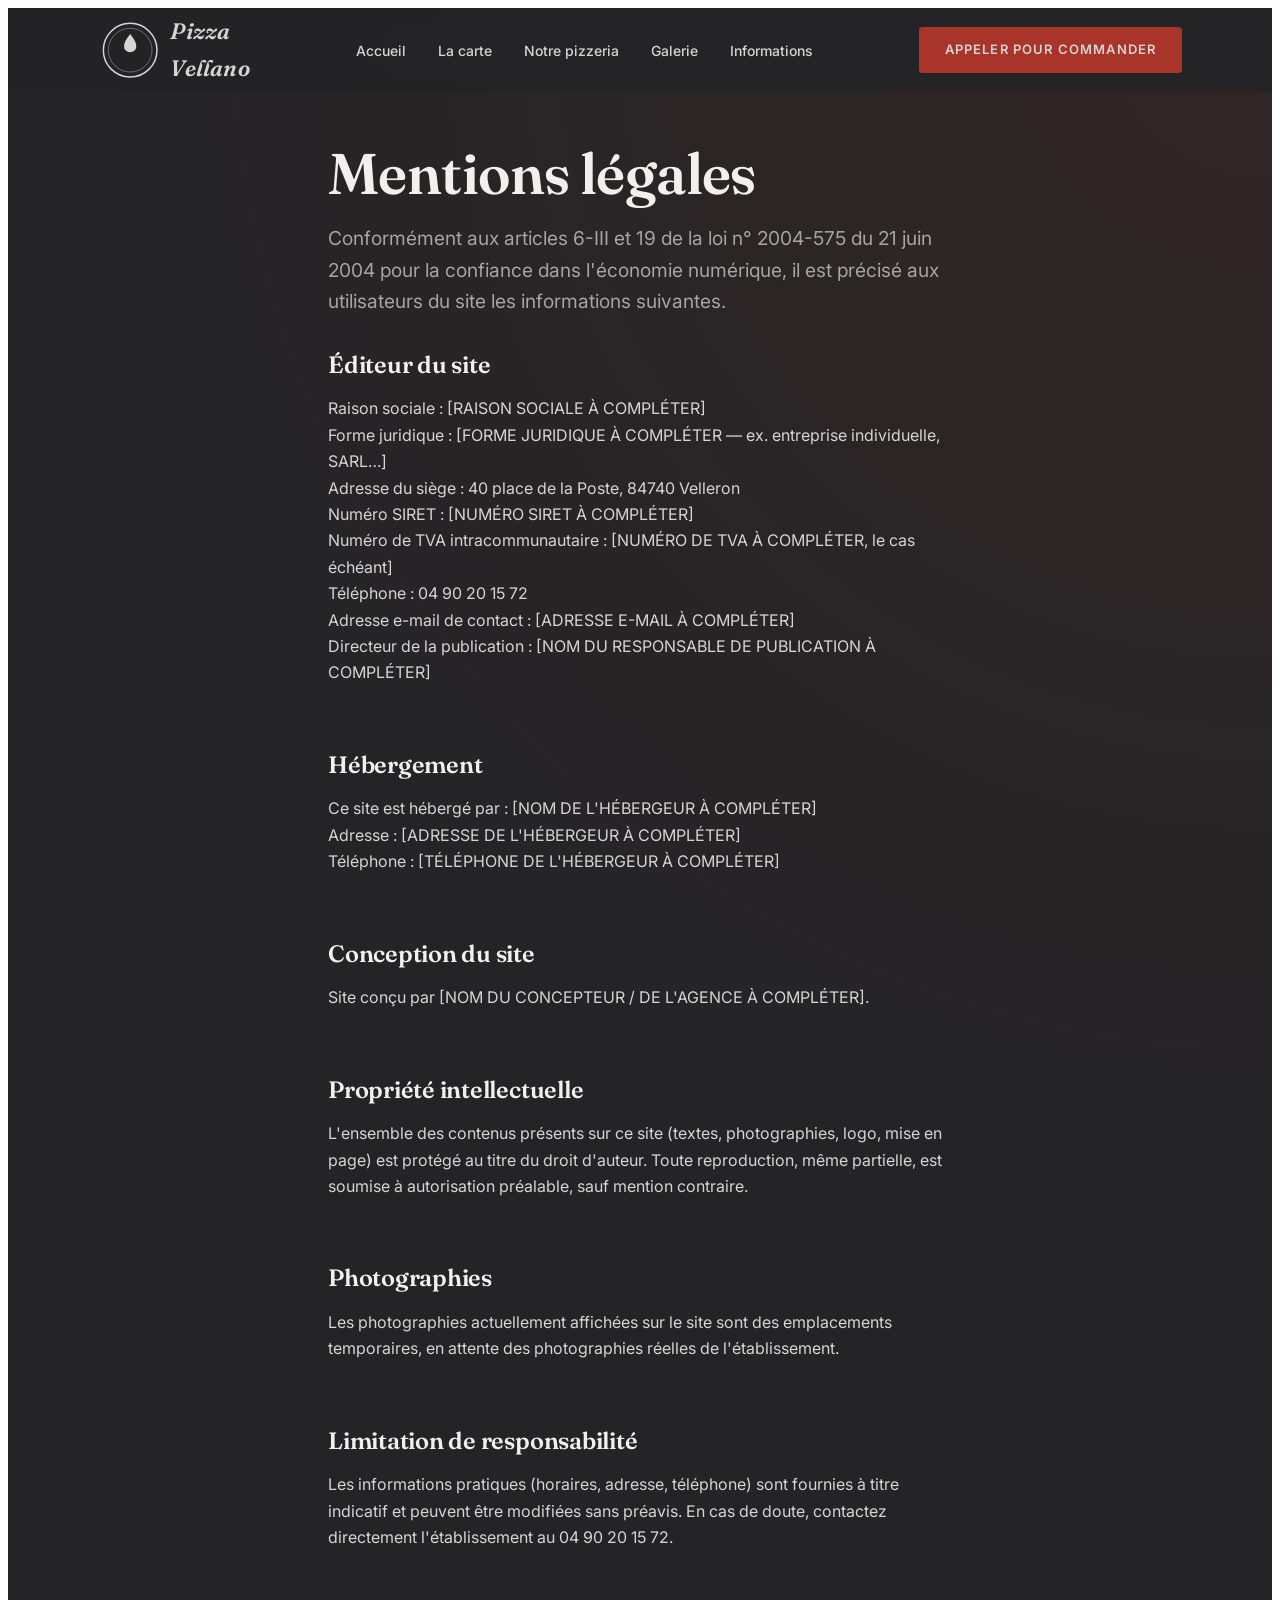
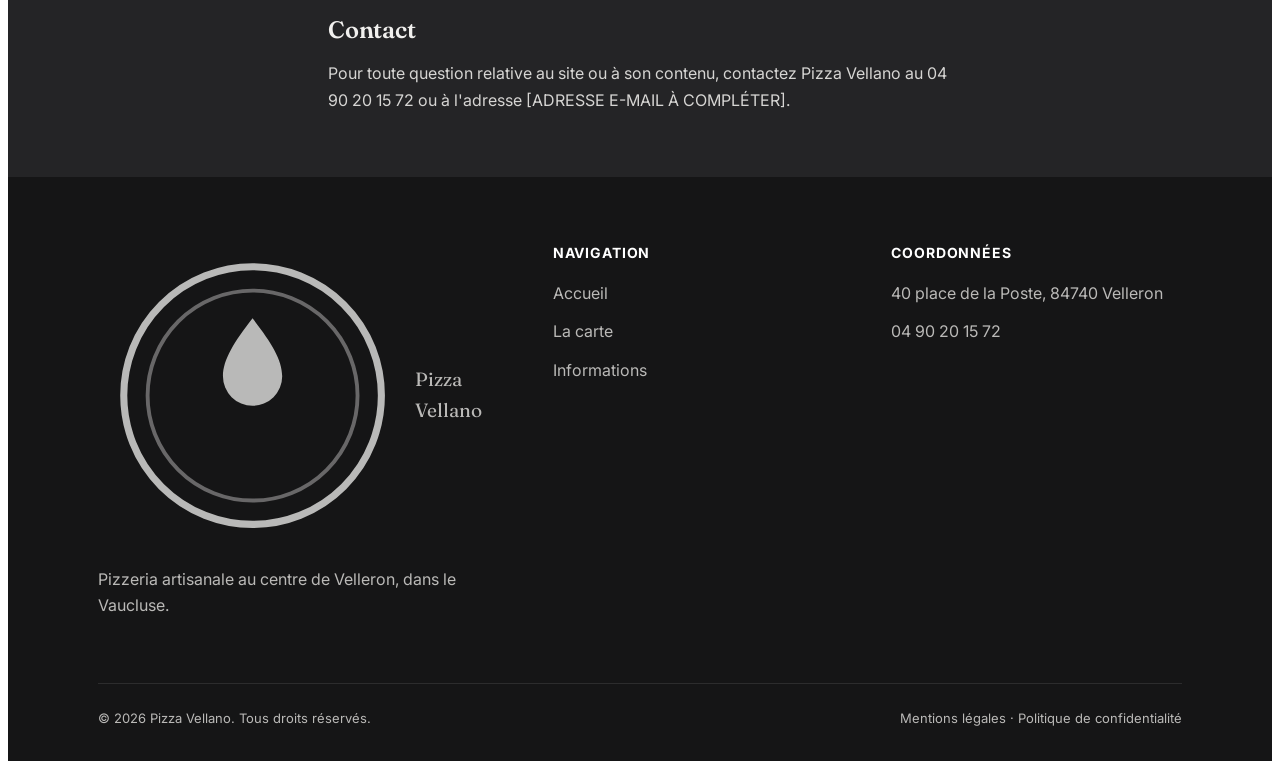
<file: mentions-legales.html>
<!doctype html>
<html lang="fr" class="pv-no-js">
<head>
<meta charset="utf-8">
<meta name="viewport" content="width=device-width, initial-scale=1">
<title>Mentions légales — Pizza Vellano</title>
<meta name="description" content="Mentions légales du site Pizza Vellano, pizzeria à Velleron (Vaucluse).">
<meta name="robots" content="noindex, follow">
<link rel="canonical" href="https://www.pizza-vellano.fr/mentions-legales.html">
<link rel="icon" href="assets/icons/favicon.svg" type="image/svg+xml">
<link rel="preconnect" href="https://fonts.googleapis.com">
<link rel="preconnect" href="https://fonts.gstatic.com" crossorigin>
<link href="https://fonts.googleapis.com/css2?family=Fraunces:opsz,wght@9..144,500;9..144,600&family=Inter:wght@400;500;600&display=swap" rel="stylesheet">
<link rel="stylesheet" href="assets/css/style.css">
</head>
<body>
<div class="pv-root">
  <noscript><style>.pv-reveal{opacity:1!important;transform:none!important;} .pv-nav__list{position:static!important;transform:none!important;opacity:1!important;visibility:visible!important;pointer-events:auto!important;padding-block:var(--pv-space-4)!important;} .pv-burger{display:none!important;}</style></noscript>
  <a class="pv-skip-link" href="#pv-main">Aller au contenu principal</a>

  <header class="pv-header" data-scrolled="false">
    <div class="pv-header__bar">
      <a class="pv-logo" href="index.html">
        <svg viewBox="0 0 48 48" fill="none" aria-hidden="true"><circle cx="24" cy="24" r="20" stroke="currentColor" stroke-width="1.1"/><circle cx="24" cy="24" r="16.3" stroke="currentColor" stroke-width="0.6" opacity="0.5"/><path d="M24 12c2.8 3.6 4.6 6.4 4.6 9a4.6 4.6 0 0 1-9.2 0c0-2.6 1.8-5.4 4.6-9Z" fill="currentColor"/></svg>
        Pizza Vellano
      </a>
      <nav class="pv-nav" data-open="false" aria-label="Navigation principale">
        <ul class="pv-nav__list" id="pv-nav-list">
          <li><a class="pv-nav__link" href="index.html#accueil">Accueil</a></li>
          <li><a class="pv-nav__link" href="index.html#carte">La carte</a></li>
          <li><a class="pv-nav__link" href="index.html#pizzeria">Notre pizzeria</a></li>
          <li><a class="pv-nav__link" href="index.html#galerie">Galerie</a></li>
          <li><a class="pv-nav__link" href="index.html#informations">Informations</a></li>
          <li class="pv-nav__cta-mobile"><a class="pv-btn pv-btn--primary" href="tel:+33490201572">Appeler pour commander</a></li>
        </ul>
        <button class="pv-burger" type="button" aria-expanded="false" aria-controls="pv-nav-list" aria-label="Ouvrir le menu">
          <span class="pv-burger__box"><span></span><span></span><span></span></span>
        </button>
      </nav>
      <div class="pv-header__cta">
        <a class="pv-btn pv-btn--primary" href="tel:+33490201572">Appeler pour commander</a>
      </div>
    </div>
  </header>

  <main id="pv-main">
    <section class="pv-section pv-section--tight">
      <div class="pv-container" style="max-width: 72ch;">
        <h1 class="pv-h1 pv-reveal">Mentions légales</h1>
        <p class="pv-lead pv-reveal">Conformément aux articles 6-III et 19 de la loi n° 2004-575 du 21 juin 2004 pour la confiance dans l'économie numérique, il est précisé aux utilisateurs du site les informations suivantes.</p>

        <div class="pv-reveal" style="display:flex; flex-direction:column; gap: var(--pv-space-7);">
          <div>
            <h2 class="pv-h3">Éditeur du site</h2>
            <p>
              Raison sociale : [RAISON SOCIALE À COMPLÉTER]<br>
              Forme juridique : [FORME JURIDIQUE À COMPLÉTER — ex. entreprise individuelle, SARL…]<br>
              Adresse du siège : 40 place de la Poste, 84740 Velleron<br>
              Numéro SIRET : [NUMÉRO SIRET À COMPLÉTER]<br>
              Numéro de TVA intracommunautaire : [NUMÉRO DE TVA À COMPLÉTER, le cas échéant]<br>
              Téléphone : <a href="tel:+33490201572">04 90 20 15 72</a><br>
              Adresse e-mail de contact : [ADRESSE E-MAIL À COMPLÉTER]<br>
              Directeur de la publication : [NOM DU RESPONSABLE DE PUBLICATION À COMPLÉTER]
            </p>
          </div>

          <div>
            <h2 class="pv-h3">Hébergement</h2>
            <p>
              Ce site est hébergé par : [NOM DE L'HÉBERGEUR À COMPLÉTER]<br>
              Adresse : [ADRESSE DE L'HÉBERGEUR À COMPLÉTER]<br>
              Téléphone : [TÉLÉPHONE DE L'HÉBERGEUR À COMPLÉTER]
            </p>
          </div>

          <div>
            <h2 class="pv-h3">Conception du site</h2>
            <p>Site conçu par [NOM DU CONCEPTEUR / DE L'AGENCE À COMPLÉTER].</p>
          </div>

          <div>
            <h2 class="pv-h3">Propriété intellectuelle</h2>
            <p>L'ensemble des contenus présents sur ce site (textes, photographies, logo, mise en page) est protégé au titre du droit d'auteur. Toute reproduction, même partielle, est soumise à autorisation préalable, sauf mention contraire.</p>
          </div>

          <div>
            <h2 class="pv-h3">Photographies</h2>
            <p>Les photographies actuellement affichées sur le site sont des emplacements temporaires, en attente des photographies réelles de l'établissement.</p>
          </div>

          <div>
            <h2 class="pv-h3">Limitation de responsabilité</h2>
            <p>Les informations pratiques (horaires, adresse, téléphone) sont fournies à titre indicatif et peuvent être modifiées sans préavis. En cas de doute, contactez directement l'établissement au <a href="tel:+33490201572">04 90 20 15 72</a>.</p>
          </div>

          <div>
            <h2 class="pv-h3">Contact</h2>
            <p>Pour toute question relative au site ou à son contenu, contactez Pizza Vellano au <a href="tel:+33490201572">04 90 20 15 72</a> ou à l'adresse [ADRESSE E-MAIL À COMPLÉTER].</p>
          </div>
        </div>
      </div>
    </section>
  </main>

  <footer class="pv-footer">
    <div class="pv-container">
      <div class="pv-footer__grid">
        <div>
          <a class="pv-footer__brand" href="index.html">
            <svg viewBox="0 0 48 48" fill="none" aria-hidden="true"><circle cx="24" cy="24" r="20" stroke="currentColor" stroke-width="1.1"/><circle cx="24" cy="24" r="16.3" stroke="currentColor" stroke-width="0.6" opacity="0.5"/><path d="M24 12c2.8 3.6 4.6 6.4 4.6 9a4.6 4.6 0 0 1-9.2 0c0-2.6 1.8-5.4 4.6-9Z" fill="currentColor"/></svg>
            Pizza Vellano
          </a>
          <p class="pv-max-prose">Pizzeria artisanale au centre de Velleron, dans le Vaucluse.</p>
        </div>
        <div>
          <h4>Navigation</h4>
          <ul>
            <li><a href="index.html#accueil">Accueil</a></li>
            <li><a href="index.html#carte">La carte</a></li>
            <li><a href="index.html#informations">Informations</a></li>
          </ul>
        </div>
        <div>
          <h4>Coordonnées</h4>
          <ul>
            <li>40 place de la Poste, 84740 Velleron</li>
            <li><a href="tel:+33490201572">04 90 20 15 72</a></li>
          </ul>
        </div>
      </div>
      <div class="pv-footer__bottom">
        <span>© <span data-pv-year>2026</span> Pizza Vellano. Tous droits réservés.</span>
        <span><a href="mentions-legales.html">Mentions légales</a> · <a href="confidentialite.html">Politique de confidentialité</a></span>
      </div>
    </div>
  </footer>
</div>
<script src="assets/js/config.js"></script>
<script src="assets/js/main.js"></script>
</body>
</html>
</file>
<file: assets/css/style.css>
/* =========================================================================
   PIZZA VELLANO — CSS GLOBAL
   Toutes les classes sont préfixées par "pv-" pour éviter tout conflit.
   Couleurs, tailles, espacements et durées sont centralisés dans les
   variables ci-dessous (bloc :root) : c'est la seule chose à modifier
   pour ajuster la direction artistique.
   ========================================================================= */

/* -------------------------------------------------------------------------
   1. VARIABLES GLOBALES
   ------------------------------------------------------------------------- */
:root {
  /* Couleurs — trattoria sombre sur fond gris neutre, accent rouge (couleur
     secondaire dominante : CTA, prix, navigation, logo) et quelques touches
     de vert, en clin d'œil au drapeau italien. */
  --pv-color-bg:          #242426; /* gris foncé neutre — fond principal */
  --pv-color-bg-alt:      #2B2B2D; /* fond alterné, légèrement plus clair */
  --pv-color-paper:       #333335; /* surface des cartes/inputs — gris */
  --pv-color-sand:        #E0574A; /* rouge clair — filets, nav, logo, badges (accent secondaire) */
  --pv-color-tomato:      #A8342A; /* rouge — accent principal / CTA */
  --pv-color-tomato-dark: #7A2620;
  --pv-color-tomato-light:#E0574A; /* rouge clair — liens/prix sur fond sombre */
  --pv-color-olive:       #4C8C52; /* vert italien — rappels ponctuels */
  --pv-color-olive-dark:  #386B3D;
  --pv-color-wood:        #8C8C8C; /* gris moyen, ex-accent bois */
  --pv-color-charcoal:    #F1F0EE; /* blanc cassé — titres, texte fort sur fond sombre */
  --pv-color-night:       #151516; /* le plus sombre — pied de page, CTA final */
  --pv-color-ink:         #D6D5D3; /* texte courant, gris clair */
  --pv-color-ink-soft:    #A6A5A2; /* texte secondaire / légendes */
  --pv-color-white:       #FFFFFF;
  --pv-color-line:        rgba(241, 240, 238, 0.14);
  --pv-color-line-dark:   rgba(241, 240, 238, 0.10);
  --pv-color-focus:       #7FB0FF; /* focus clavier — contraste garanti sur fond sombre */

  /* Typographie */
  --pv-font-display: 'Fraunces', 'Iowan Old Style', Georgia, 'Times New Roman', serif;
  --pv-font-body: 'Inter', 'Helvetica Neue', Helvetica, Arial, sans-serif;

  --pv-fs-h1: clamp(2.1rem, 1.5rem + 2.6vw, 3.75rem);
  --pv-fs-h2: clamp(1.65rem, 1.35rem + 1.3vw, 2.5rem);
  --pv-fs-h3: clamp(1.2rem, 1.08rem + 0.5vw, 1.5rem);
  --pv-fs-lead: clamp(1.05rem, 1rem + 0.25vw, 1.2rem);
  --pv-fs-body: 1rem;
  --pv-fs-small: 0.875rem;
  --pv-fs-label: 0.8125rem;

  --pv-lh-tight: 1.15;
  --pv-lh-heading: 1.25;
  --pv-lh-body: 1.65;

  /* Espacements (échelle 4px) */
  --pv-space-1: 0.25rem;
  --pv-space-2: 0.5rem;
  --pv-space-3: 0.75rem;
  --pv-space-4: 1rem;
  --pv-space-5: 1.5rem;
  --pv-space-6: 2rem;
  --pv-space-7: 3rem;
  --pv-space-8: 4rem;
  --pv-space-9: 6rem;

  /* Mise en page */
  --pv-container-max: 1180px;
  --pv-container-pad: clamp(1.25rem, 4vw, 3rem);
  --pv-radius-sm: 4px;
  --pv-radius-md: 10px;
  --pv-radius-lg: 18px;
  --pv-header-h: 84px;
  --pv-header-h-compact: 62px;

  --pv-shadow-sm: 0 1px 2px rgba(18, 18, 18, 0.08);
  --pv-shadow-md: 0 10px 26px rgba(18, 18, 18, 0.10);
  --pv-shadow-lg: 0 20px 52px rgba(18, 18, 18, 0.16);

  --pv-dur-fast: 150ms;
  --pv-dur-base: 320ms;
  --pv-dur-slow: 560ms;
  --pv-ease: cubic-bezier(0.4, 0, 0.2, 1);
  --pv-reveal-distance: 16px;
}

/* -------------------------------------------------------------------------
   2. RÉINITIALISATION LÉGÈRE ET BASE
   ------------------------------------------------------------------------- */
.pv-root {
  color: var(--pv-color-ink);
  font-family: var(--pv-font-body);
  font-size: var(--pv-fs-body);
  line-height: var(--pv-lh-body);
  background:
    radial-gradient(circle at 100% 0%, rgba(168, 52, 42, 0.10), transparent 45%),
    var(--pv-color-bg);
  -webkit-font-smoothing: antialiased;
  text-rendering: optimizeLegibility;
  overflow-wrap: break-word;
}

.pv-root *, .pv-root *::before, .pv-root *::after { box-sizing: border-box; min-width: 0; }

[class*="pv-header"], [class*="pv-header"] *, [class*="pv-header"] *::before, [class*="pv-header"] *::after,
[class*="pv-footer"], [class*="pv-footer"] *, [class*="pv-footer"] *::before, [class*="pv-footer"] *::after,
[class*="pv-lightbox"], [class*="pv-lightbox"] *,
[class*="pv-mobilebar"], [class*="pv-mobilebar"] *,
[class*="pv-cookie"], [class*="pv-cookie"] * {
  box-sizing: border-box;
  overflow-wrap: break-word;
  min-width: 0;
}

.pv-root img { max-width: 100%; display: block; }
.pv-root a { color: inherit; text-decoration: none; }
.pv-root button { font-family: inherit; }
.pv-root ul, .pv-root ol { margin: 0; padding: 0; }

.pv-container { width: 100%; max-width: var(--pv-container-max); margin-inline: auto; padding-inline: var(--pv-container-pad); }

.pv-section { padding-block: var(--pv-space-9); }
.pv-section--tight { padding-block: var(--pv-space-7); }
.pv-section--alt { background: var(--pv-color-bg-alt); }
.pv-section--dark { background: var(--pv-color-night); color: var(--pv-color-bg); }

.pv-eyebrow {
  display: inline-flex;
  align-items: center;
  gap: var(--pv-space-2);
  font-size: var(--pv-fs-label);
  letter-spacing: 0.08em;
  text-transform: uppercase;
  color: var(--pv-color-olive);
  font-weight: 600;
  margin-bottom: var(--pv-space-3);
}
.pv-section--dark .pv-eyebrow { color: var(--pv-color-sand); }
.pv-eyebrow::before { content: ""; width: 26px; height: 1px; background: var(--pv-color-sand); flex-shrink: 0; }

.pv-h1, .pv-h2, .pv-h3, .pv-h4 {
  font-family: var(--pv-font-display);
  color: var(--pv-color-charcoal);
  line-height: var(--pv-lh-heading);
  font-weight: 600;
  margin: 0 0 var(--pv-space-4);
  letter-spacing: -0.01em;
}
.pv-section--dark .pv-h1, .pv-section--dark .pv-h2, .pv-section--dark .pv-h3 { color: var(--pv-color-white); }
.pv-h1 { font-size: var(--pv-fs-h1); line-height: var(--pv-lh-tight); }
.pv-h2 { font-size: var(--pv-fs-h2); }
.pv-h3 { font-size: var(--pv-fs-h3); }

.pv-lead { font-size: var(--pv-fs-lead); color: var(--pv-color-ink-soft); max-width: 52ch; margin: 0 0 var(--pv-space-6); }
.pv-section--dark .pv-lead { color: rgba(241, 240, 238, 0.75); }
.pv-eyebrow + .pv-h1, .pv-eyebrow + .pv-h2 { margin-top: 0; }
.pv-text-center { text-align: center; margin-inline: auto; }

.pv-hand {
  font-family: var(--pv-font-display);
  font-style: italic;
  font-weight: 500;
  color: var(--pv-color-sand);
}

.pv-sr-only {
  position: absolute; width: 1px; height: 1px; padding: 0; margin: -1px;
  overflow: hidden; clip: rect(0, 0, 0, 0); white-space: nowrap; border: 0;
}

.pv-skip-link {
  position: absolute; left: var(--pv-space-4); top: -60px;
  background: var(--pv-color-night); color: var(--pv-color-white);
  padding: var(--pv-space-3) var(--pv-space-5); border-radius: var(--pv-radius-sm);
  z-index: 1000; transition: top var(--pv-dur-fast) var(--pv-ease);
}
.pv-skip-link:focus { top: var(--pv-space-4); }

.pv-root a:focus-visible, .pv-root button:focus-visible, .pv-root input:focus-visible,
.pv-root select:focus-visible, .pv-root textarea:focus-visible, .pv-root [tabindex]:focus-visible {
  outline: 2px solid var(--pv-color-focus);
  outline-offset: 3px;
  border-radius: var(--pv-radius-sm);
}

/* -------------------------------------------------------------------------
   3. BOUTONS
   ------------------------------------------------------------------------- */
.pv-btn {
  display: inline-flex; align-items: center; justify-content: center; gap: var(--pv-space-2);
  padding: 0.95em 1.9em; font-size: var(--pv-fs-label); font-weight: 600; letter-spacing: 0.09em;
  text-transform: uppercase;
  border-radius: 3px; border: 1px solid transparent; cursor: pointer;
  transition: transform var(--pv-dur-fast) var(--pv-ease), background-color var(--pv-dur-fast) var(--pv-ease),
              border-color var(--pv-dur-fast) var(--pv-ease), color var(--pv-dur-fast) var(--pv-ease),
              box-shadow var(--pv-dur-fast) var(--pv-ease), letter-spacing var(--pv-dur-base) var(--pv-ease);
  min-height: 46px; line-height: 1.2;
}
.pv-btn:hover { letter-spacing: 0.12em; }
.pv-btn svg { width: 1.1em; height: 1.1em; flex-shrink: 0; }

.pv-btn--primary { background: var(--pv-color-tomato); color: var(--pv-color-white); border-color: var(--pv-color-tomato); }
.pv-btn--primary:hover { background: var(--pv-color-tomato-dark); border-color: var(--pv-color-tomato-dark); }
.pv-btn--primary:active { transform: translateY(1px); }

.pv-btn--secondary { background: transparent; color: var(--pv-color-charcoal); border-color: var(--pv-color-sand); }
.pv-btn--secondary:hover { border-color: var(--pv-color-charcoal); background: rgba(224, 87, 74, 0.08); }
.pv-section--dark .pv-btn--secondary { color: var(--pv-color-white); border-color: var(--pv-color-line-dark); }
.pv-section--dark .pv-btn--secondary:hover { border-color: var(--pv-color-sand); }

.pv-btn--ghost { background: transparent; color: var(--pv-color-tomato-light); padding-inline: 0; border: none; border-radius: 0; border-bottom: 1px solid transparent; min-height: auto; }
.pv-btn--ghost:hover { border-bottom-color: currentColor; }

.pv-btn-row { display: flex; flex-wrap: wrap; gap: var(--pv-space-4); align-items: center; }

/* -------------------------------------------------------------------------
   4. EN-TÊTE / NAVIGATION
   ------------------------------------------------------------------------- */
.pv-header {
  position: sticky; top: 0; z-index: 500; border-bottom: 1px solid transparent;
  font-family: var(--pv-font-body); color: var(--pv-color-ink);
  transition: border-color var(--pv-dur-base) var(--pv-ease), box-shadow var(--pv-dur-base) var(--pv-ease);
}
.pv-header::before {
  content: ""; position: absolute; inset: 0; z-index: -1;
  background: rgba(36, 36, 38, 0.93);
  backdrop-filter: saturate(140%) blur(10px);
}
.pv-header[data-scrolled="true"] { border-bottom-color: rgba(224, 87, 74, 0.28); box-shadow: var(--pv-shadow-sm); }

.pv-header__bar {
  max-width: var(--pv-container-max); margin-inline: auto; padding-inline: var(--pv-container-pad);
  height: var(--pv-header-h); display: flex; align-items: center; justify-content: space-between; gap: var(--pv-space-5);
  transition: height var(--pv-dur-base) var(--pv-ease);
}
.pv-header[data-scrolled="true"] .pv-header__bar { height: var(--pv-header-h-compact); }

.pv-logo { display: flex; align-items: center; gap: var(--pv-space-2); font-family: var(--pv-font-display); font-style: italic; font-size: 1.4rem; font-weight: 600; color: var(--pv-color-charcoal); flex-shrink: 0; letter-spacing: 0.01em; }
.pv-logo__mark { height: 34px; width: auto; flex-shrink: 0; display: block; }

.pv-nav { display: flex; align-items: center; gap: var(--pv-space-6); }
.pv-nav__list { display: flex; align-items: center; gap: var(--pv-space-6); list-style: none; margin: 0; padding: 0; }
.pv-nav__link { position: relative; font-size: var(--pv-fs-small); font-weight: 500; color: var(--pv-color-ink); padding-block: var(--pv-space-2); }
.pv-nav__link::after {
  content: ""; position: absolute; left: 0; right: 100%; bottom: 0; height: 1px;
  background: var(--pv-color-sand); transition: right var(--pv-dur-base) var(--pv-ease);
}
.pv-nav__link:hover::after, .pv-nav__link[aria-current="page"]::after { right: 0; }
.pv-nav__link[aria-current="page"] { color: var(--pv-color-sand); }

.pv-header__cta { display: flex; align-items: center; gap: var(--pv-space-4); flex-shrink: 0; }
.pv-header__cta .pv-btn { display: none; }
@media (min-width: 960px) { .pv-header__cta .pv-btn { display: inline-flex; } }

.pv-burger {
  position: relative; z-index: 2; display: inline-flex; align-items: center; justify-content: center;
  width: 44px; height: 44px; border: none; background: transparent; cursor: pointer; border-radius: var(--pv-radius-sm);
}
.pv-burger__box { position: relative; width: 22px; height: 16px; }
.pv-burger__box span {
  position: absolute; left: 0; right: 0; height: 2px; background: var(--pv-color-charcoal); border-radius: 2px;
  transition: transform var(--pv-dur-base) var(--pv-ease), opacity var(--pv-dur-fast) var(--pv-ease), top var(--pv-dur-base) var(--pv-ease);
}
.pv-burger__box span:nth-child(1) { top: 0; }
.pv-burger__box span:nth-child(2) { top: 7px; }
.pv-burger__box span:nth-child(3) { top: 14px; }
.pv-nav[data-open="true"] .pv-burger__box span:nth-child(1) { top: 7px; transform: rotate(45deg); }
.pv-nav[data-open="true"] .pv-burger__box span:nth-child(2) { opacity: 0; }
.pv-nav[data-open="true"] .pv-burger__box span:nth-child(3) { top: 7px; transform: rotate(-45deg); }

@media (max-width: 959px) {
  .pv-nav__list {
    position: fixed; inset: 0; flex-direction: column; align-items: stretch; gap: 0;
    background: var(--pv-color-bg);
    padding: calc(var(--pv-header-h) + var(--pv-space-4)) var(--pv-container-pad) var(--pv-space-6);
    transform: translateY(-8px); opacity: 0; visibility: hidden; pointer-events: none;
    transition: opacity var(--pv-dur-base) var(--pv-ease), transform var(--pv-dur-base) var(--pv-ease), visibility 0s linear var(--pv-dur-base);
    overflow-y: auto; z-index: 1;
  }
  .pv-nav[data-open="true"] .pv-nav__list {
    transform: translateY(0); opacity: 1; visibility: visible; pointer-events: auto;
    transition: opacity var(--pv-dur-base) var(--pv-ease), transform var(--pv-dur-base) var(--pv-ease), visibility 0s linear 0s;
  }
  .pv-nav__link { display: block; font-size: 1.3rem; padding-block: var(--pv-space-4); border-bottom: 1px solid var(--pv-color-line); }
  .pv-nav__cta-mobile { margin-top: var(--pv-space-5); }
  .pv-nav__cta-mobile .pv-btn { width: 100%; }
}
@media (min-width: 960px) { .pv-burger { display: none; } .pv-nav__cta-mobile { display: none; } }

/* -------------------------------------------------------------------------
   5. HERO
   ------------------------------------------------------------------------- */
.pv-hero { padding-block: var(--pv-space-9) var(--pv-space-8); overflow: hidden; position: relative; }
.pv-hero__grid { display: grid; gap: var(--pv-space-8); align-items: center; }
@media (min-width: 960px) { .pv-hero__grid { grid-template-columns: 1.05fr 1fr; gap: var(--pv-space-9); } }

.pv-hero__lead { font-size: var(--pv-fs-lead); color: var(--pv-color-ink-soft); max-width: 44ch; margin-bottom: var(--pv-space-6); }

.pv-hero__badges { display: flex; flex-wrap: wrap; gap: var(--pv-space-3); margin-top: var(--pv-space-7); }
.pv-hero__badge {
  display: inline-flex; align-items: center; gap: var(--pv-space-2);
  font-size: var(--pv-fs-label); color: var(--pv-color-ink-soft);
  padding: var(--pv-space-2) var(--pv-space-4); border-radius: 999px;
  border: 1px solid var(--pv-color-line); background: var(--pv-color-paper);
}
.pv-hero__badge svg { width: 15px; height: 15px; color: var(--pv-color-olive); flex-shrink: 0; }

.pv-hero__media {
  position: relative; border-radius: var(--pv-radius-lg); overflow: hidden; aspect-ratio: 4 / 3.1;
  box-shadow: var(--pv-shadow-lg); will-change: transform;
}
.pv-hero__media img { width: 100%; height: 100%; object-fit: cover; }
.pv-hero__media-tag {
  position: absolute; left: var(--pv-space-4); bottom: var(--pv-space-4);
  background: rgba(30, 30, 32, 0.72); color: var(--pv-color-white); font-size: var(--pv-fs-label);
  padding: var(--pv-space-2) var(--pv-space-3); border-radius: var(--pv-radius-sm); backdrop-filter: blur(4px);
}

/* Emplacement générique pour une image manquante — utilisé partout tant que
   les vraies photos n'ont pas été ajoutées. Signalé clairement à l'écran ET
   dans le code (aucune image n'est présentée comme authentique). */
.pv-placeholder {
  position: relative;
  width: 100%; height: 100%;
  display: flex; flex-direction: column; align-items: center; justify-content: center;
  gap: var(--pv-space-2); text-align: center; padding: var(--pv-space-5);
  background:
    repeating-linear-gradient(135deg, rgba(255,255,255,0.05) 0 2px, transparent 2px 14px),
    linear-gradient(155deg, var(--pv-color-bg-alt), var(--pv-color-paper) 130%);
  border: 1px solid var(--pv-color-line);
  color: var(--pv-color-ink-soft);
}
.pv-placeholder__icon { width: 34px; height: 34px; opacity: 0.7; color: var(--pv-color-sand); }
.pv-placeholder__label { font-size: var(--pv-fs-small); font-weight: 600; max-width: 22ch; color: var(--pv-color-charcoal); }
.pv-placeholder__note { font-size: var(--pv-fs-label); opacity: 0.85; max-width: 22ch; }

/* -------------------------------------------------------------------------
   6. BANDEAU / GRILLES DE CARTES GÉNÉRIQUES
   ------------------------------------------------------------------------- */
.pv-grid { display: grid; gap: var(--pv-space-5); grid-template-columns: 1fr; }
@media (min-width: 640px) { .pv-grid--2 { grid-template-columns: repeat(2, 1fr); } }
@media (min-width: 900px) { .pv-grid--3 { grid-template-columns: repeat(3, 1fr); } .pv-grid--2 { grid-template-columns: repeat(2, 1fr); } }

.pv-feature {
  display: flex; flex-direction: column; gap: var(--pv-space-3);
  background: var(--pv-color-paper); border: 1px solid var(--pv-color-line);
  border-radius: var(--pv-radius-md); padding: var(--pv-space-6);
}
.pv-feature__icon { width: 38px; height: 38px; color: var(--pv-color-tomato-light); }
.pv-feature__title { font-family: var(--pv-font-display); font-size: 1.15rem; color: var(--pv-color-charcoal); margin: 0; }
.pv-feature__text { font-size: var(--pv-fs-small); color: var(--pv-color-ink-soft); margin: 0; }

/* -------------------------------------------------------------------------
   7. SECTION "LA CARTE" — CŒUR DU SITE
   ------------------------------------------------------------------------- */
.pv-menu-toolbar {
  display: flex; flex-direction: column; gap: var(--pv-space-5);
  margin-bottom: var(--pv-space-6);
  position: sticky; top: calc(var(--pv-header-h-compact) + var(--pv-space-3));
  z-index: 40; background: var(--pv-color-bg-alt);
  padding-block: var(--pv-space-4); margin-inline: calc(var(--pv-container-pad) * -1);
  padding-inline: var(--pv-container-pad);
}
.pv-section--alt .pv-menu-toolbar { background: var(--pv-color-bg-alt); }

.pv-search {
  position: relative; max-width: 480px;
}
.pv-search input {
  width: 100%; font: inherit; font-size: var(--pv-fs-small);
  padding: var(--pv-space-3) var(--pv-space-4) var(--pv-space-3) 2.6em;
  border: 1px solid var(--pv-color-line); border-radius: 999px;
  background: var(--pv-color-paper); color: var(--pv-color-ink); min-height: 46px;
}
.pv-search input::placeholder { color: var(--pv-color-ink-soft); }
.pv-search svg { position: absolute; left: 1em; top: 50%; transform: translateY(-50%); width: 1.1em; height: 1.1em; color: var(--pv-color-ink-soft); pointer-events: none; }

/* Rangée de filtres : UNE seule ligne qui défile horizontalement (jamais de
   retour à la ligne), pour éviter qu'un grand nombre de catégories ne
   transforme la barre sticky en bloc géant recouvrant l'écran sur mobile. */
.pv-menu-filters-wrap { position: relative; }
.pv-menu-filters-wrap::after {
  content: ""; position: absolute; top: 0; bottom: 0; right: 0; width: 32px;
  background: linear-gradient(to right, transparent, var(--pv-color-bg-alt));
  pointer-events: none;
}
.pv-menu-filters {
  display: flex; flex-wrap: nowrap; gap: var(--pv-space-2); align-items: center;
  overflow-x: auto; -webkit-overflow-scrolling: touch; scrollbar-width: none;
  padding-bottom: var(--pv-space-1); padding-right: var(--pv-space-5);
}
.pv-menu-filters::-webkit-scrollbar { display: none; }
.pv-filter {
  flex: 0 0 auto;
  padding: var(--pv-space-2) var(--pv-space-4); border-radius: 999px; border: 1px solid var(--pv-color-line);
  background: var(--pv-color-paper); font-size: var(--pv-fs-small); font-weight: 500; cursor: pointer;
  transition: background-color var(--pv-dur-fast) var(--pv-ease), color var(--pv-dur-fast) var(--pv-ease), border-color var(--pv-dur-fast) var(--pv-ease);
  white-space: nowrap; color: var(--pv-color-ink);
}
.pv-filter[aria-pressed="true"] { background: var(--pv-color-tomato); border-color: var(--pv-color-tomato); color: var(--pv-color-white); }
.pv-filter--veg { display: inline-flex; align-items: center; gap: var(--pv-space-2); margin-left: var(--pv-space-3); }
.pv-filter--veg svg { width: 1em; height: 1em; }

.pv-menu-categories { display: flex; flex-wrap: nowrap; gap: var(--pv-space-2); flex: 0 0 auto; }

.pv-menu-count { font-size: var(--pv-fs-small); color: var(--pv-color-ink-soft); margin-bottom: var(--pv-space-5); }

.pv-menu-category { margin-bottom: var(--pv-space-8); }
.pv-menu-category__title { display: flex; align-items: baseline; gap: var(--pv-space-3); padding-bottom: var(--pv-space-3); border-bottom: 1px solid rgba(224, 87, 74, 0.3); margin-bottom: var(--pv-space-5); }
.pv-menu-category__title .pv-h3 { margin-bottom: 0; }

.pv-pizza-grid { display: grid; gap: var(--pv-space-4); grid-template-columns: 1fr; }
@media (min-width: 640px) { .pv-pizza-grid { grid-template-columns: repeat(2, 1fr); } }
@media (min-width: 1040px) { .pv-pizza-grid { grid-template-columns: repeat(3, 1fr); } }

/* Cartes façon menu imprimé : nom … ligne de points … tarif, ingrédients en
   italique dessous — inspiré des cartes de trattoria plutôt que d'un style
   application. */
.pv-pizza-card {
  background: var(--pv-color-paper); border: 1px solid var(--pv-color-line); border-top-width: 2px;
  border-radius: var(--pv-radius-md);
  padding: var(--pv-space-5); display: flex; flex-direction: column; gap: var(--pv-space-2);
  transition: border-color var(--pv-dur-base) var(--pv-ease), transform var(--pv-dur-base) var(--pv-ease), box-shadow var(--pv-dur-base) var(--pv-ease), opacity var(--pv-dur-base) var(--pv-ease);
  animation: pv-card-in var(--pv-dur-base) var(--pv-ease);
}
.pv-pizza-card:hover { border-color: var(--pv-color-line); border-top-color: var(--pv-color-sand); transform: translateY(-2px); box-shadow: var(--pv-shadow-md); }
.pv-pizza-card__head { display: flex; align-items: baseline; gap: var(--pv-space-2); }
.pv-pizza-card__name {
  display: inline-flex; align-items: center; gap: 6px; flex: 0 1 auto;
  font-family: var(--pv-font-display); font-size: 1.1rem; color: var(--pv-color-charcoal); margin: 0;
}
.pv-pizza-card__leader { flex: 1 1 auto; min-width: 14px; border-bottom: 1px dotted var(--pv-color-line); margin-bottom: 0.4em; }
.pv-pizza-card__price { flex: 0 0 auto; font-family: var(--pv-font-display); font-weight: 600; font-size: 1.05rem; color: var(--pv-color-tomato-light); white-space: nowrap; }
.pv-pizza-card__veg {
  flex-shrink: 0; display: inline-flex; align-items: center; justify-content: center;
  width: 19px; height: 19px; border-radius: 50%; background: rgba(76, 140, 82, 0.18); color: var(--pv-color-olive);
}
.pv-pizza-card__veg svg { width: 11px; height: 11px; }
.pv-pizza-card__ingredients { font-size: var(--pv-fs-small); font-style: italic; color: var(--pv-color-ink-soft); margin: 0; }
.pv-pizza-card__unavailable {
  align-self: flex-start; margin-top: var(--pv-space-1);
  font-size: var(--pv-fs-label); font-weight: 600; font-style: normal; color: var(--pv-color-tomato-light);
  background: rgba(168, 52, 42, 0.2); padding: var(--pv-space-1) var(--pv-space-3); border-radius: 999px;
}
.pv-pizza-card[data-available="false"] { opacity: 0.55; }
.pv-pizza-card[data-available="false"]:hover { transform: none; box-shadow: none; border-color: var(--pv-color-line); }
.pv-pizza-card[hidden] { display: none; }
.pv-menu-category__subtitle { font-size: var(--pv-fs-small); font-style: italic; color: var(--pv-color-ink-soft); }

@keyframes pv-card-in { from { opacity: 0; transform: translateY(6px); } to { opacity: 1; transform: translateY(0); } }

.pv-menu-empty { text-align: center; padding: var(--pv-space-8) var(--pv-space-5); color: var(--pv-color-ink-soft); }

.pv-menu-note {
  margin-top: var(--pv-space-7); padding: var(--pv-space-5); border: 1px dashed var(--pv-color-line);
  border-radius: var(--pv-radius-md); background: var(--pv-color-paper); font-size: var(--pv-fs-small); color: var(--pv-color-ink-soft);
}
.pv-menu-price-note { margin-top: var(--pv-space-4); font-size: var(--pv-fs-small); font-style: italic; color: var(--pv-color-ink-soft); }
.pv-menu-price-note a { color: var(--pv-color-tomato-light); font-weight: 600; font-style: normal; }
.pv-menu-price-note a:hover { text-decoration: underline; }

/* -------------------------------------------------------------------------
   8. SAVOIR-FAIRE — BLOCS ALTERNÉS
   ------------------------------------------------------------------------- */
.pv-craft { display: flex; flex-direction: column; gap: var(--pv-space-8); }
.pv-craft__row { display: grid; gap: var(--pv-space-6); align-items: center; }
@media (min-width: 860px) {
  .pv-craft__row { grid-template-columns: 1fr 1fr; gap: var(--pv-space-8); }
  .pv-craft__row--reverse .pv-craft__media { order: 2; }
}
.pv-craft__media { aspect-ratio: 5 / 4; border-radius: var(--pv-radius-lg); overflow: hidden; box-shadow: var(--pv-shadow-md); }
.pv-craft__media img { width: 100%; height: 100%; object-fit: cover; display: block; }
.pv-craft__title { margin-bottom: var(--pv-space-3); }
.pv-craft__text { color: var(--pv-color-ink-soft); max-width: 46ch; }

/* -------------------------------------------------------------------------
   9. GALERIE + LIGHTBOX
   ------------------------------------------------------------------------- */
.pv-gallery { display: grid; gap: var(--pv-space-4); grid-template-columns: repeat(2, 1fr); }
@media (min-width: 640px) { .pv-gallery { grid-template-columns: repeat(3, 1fr); } }
@media (min-width: 980px) { .pv-gallery { grid-template-columns: repeat(4, 1fr); } }

.pv-gallery__item {
  position: relative; aspect-ratio: 1 / 1; border-radius: var(--pv-radius-md); overflow: hidden;
  border: 1px solid var(--pv-color-line); background: none; padding: 0; cursor: pointer; display: block; width: 100%;
  transition: transform var(--pv-dur-base) var(--pv-ease), box-shadow var(--pv-dur-base) var(--pv-ease);
}
.pv-gallery__item:hover, .pv-gallery__item:focus-visible { transform: translateY(-3px); box-shadow: var(--pv-shadow-md); }
.pv-gallery__caption {
  position: absolute; inset-inline: 0; bottom: 0; padding: var(--pv-space-2) var(--pv-space-3);
  font-size: var(--pv-fs-label); color: var(--pv-color-white); background: linear-gradient(180deg, transparent, rgba(30,30,32,0.78));
  text-align: left;
}

.pv-gallery__img { width: 100%; height: 100%; object-fit: cover; display: block; }
.pv-lightbox__media .pv-gallery__img { object-fit: contain; background: var(--pv-color-night); }

.pv-lightbox {
  position: fixed; inset: 0; z-index: 900; display: none;
  align-items: center; justify-content: center; padding: var(--pv-space-6);
  background: rgba(18, 18, 19, 0.92);
}
.pv-lightbox[data-open="true"] { display: flex; }
.pv-lightbox__dialog { position: relative; width: 100%; max-width: 720px; }
.pv-lightbox__media {
  width: 100%; aspect-ratio: 4 / 3; border-radius: var(--pv-radius-md); overflow: hidden; box-shadow: var(--pv-shadow-lg);
}
.pv-lightbox__caption { color: var(--pv-color-white); font-size: var(--pv-fs-small); margin-top: var(--pv-space-4); text-align: center; }
.pv-lightbox__close, .pv-lightbox__prev, .pv-lightbox__next {
  position: absolute; display: inline-flex; align-items: center; justify-content: center;
  width: 44px; height: 44px; border-radius: 50%; border: 1px solid rgba(241,240,238,0.3);
  background: rgba(30, 30, 32, 0.6); color: var(--pv-color-white); cursor: pointer;
  transition: background-color var(--pv-dur-fast) var(--pv-ease);
}
.pv-lightbox__close:hover, .pv-lightbox__prev:hover, .pv-lightbox__next:hover { background: rgba(168, 52, 42, 0.85); }
.pv-lightbox__close { top: -56px; right: 0; }
.pv-lightbox__prev { left: -56px; top: 50%; transform: translateY(-50%); }
.pv-lightbox__next { right: -56px; top: 50%; transform: translateY(-50%); }
@media (max-width: 700px) {
  .pv-lightbox__close { top: -50px; right: 0; }
  .pv-lightbox__prev { left: var(--pv-space-2); }
  .pv-lightbox__next { right: var(--pv-space-2); }
}

/* -------------------------------------------------------------------------
   10. VISITE VIRTUELLE
   ------------------------------------------------------------------------- */
.pv-tour {
  position: relative; width: 100%; aspect-ratio: 16 / 9; border-radius: var(--pv-radius-lg);
  overflow: hidden; box-shadow: var(--pv-shadow-lg); background: var(--pv-color-night);
}
.pv-tour iframe { position: absolute; inset: 0; width: 100%; height: 100%; border: 0; }
.pv-tour__cover {
  position: absolute; inset: 0; display: flex; flex-direction: column; align-items: center; justify-content: center;
  gap: var(--pv-space-4); text-align: center; color: var(--pv-color-white); padding: var(--pv-space-6);
}
.pv-tour__cover::before { content: ""; position: absolute; inset: 0; background: linear-gradient(180deg, rgba(30,30,32,0.35), rgba(30,30,32,0.82)); z-index: 0; }
.pv-tour__cover > * { position: relative; z-index: 1; max-width: 100%; }
.pv-tour__cover-title { font-family: var(--pv-font-display); font-size: 1.4rem; margin: 0; }
.pv-tour__cover-text { font-size: var(--pv-fs-small); color: rgba(241,240,238,0.8); max-width: 42ch; margin: 0; }
.pv-tour[hidden] { display: none; }

/* -------------------------------------------------------------------------
   11. INFORMATIONS PRATIQUES
   ------------------------------------------------------------------------- */
.pv-info-grid { display: grid; gap: var(--pv-space-7); }
@media (min-width: 900px) { .pv-info-grid { grid-template-columns: 1fr 1fr; align-items: start; } }

.pv-info-list { display: flex; flex-direction: column; gap: var(--pv-space-5); margin-bottom: var(--pv-space-6); }
.pv-info-item { display: flex; gap: var(--pv-space-4); align-items: flex-start; }
.pv-info-item__icon {
  flex-shrink: 0; width: 42px; height: 42px; border-radius: 50%; background: rgba(168, 52, 42, 0.18);
  color: var(--pv-color-tomato-light); display: flex; align-items: center; justify-content: center;
}
.pv-info-item__icon svg { width: 20px; height: 20px; }
.pv-info-item__title { font-weight: 600; color: var(--pv-color-charcoal); margin: 0 0 var(--pv-space-1); }
.pv-info-item__text { color: var(--pv-color-ink-soft); margin: 0; font-size: var(--pv-fs-small); }
.pv-info-item__text a { color: var(--pv-color-tomato-light); font-weight: 600; }
.pv-info-item__text a:hover { text-decoration: underline; }

.pv-hours-table { width: 100%; border-collapse: collapse; font-size: var(--pv-fs-small); }
.pv-hours-table td { padding: var(--pv-space-2) 0; border-bottom: 1px solid var(--pv-color-line); }
.pv-hours-table td:first-child { color: var(--pv-color-charcoal); font-weight: 600; width: 40%; }
.pv-hours-table td:last-child { color: var(--pv-color-ink-soft); text-align: right; }
.pv-hours-table tr[data-closed="true"] td:last-child { color: var(--pv-color-tomato-light); font-weight: 600; }
.pv-hours-note { margin-top: var(--pv-space-3); font-size: var(--pv-fs-label); font-style: italic; color: var(--pv-color-ink-soft); }

.pv-services-tags { display: flex; flex-wrap: wrap; gap: var(--pv-space-2); margin-top: var(--pv-space-6); }
.pv-service-tag {
  display: inline-flex; align-items: center; gap: var(--pv-space-2); font-size: var(--pv-fs-label);
  padding: var(--pv-space-2) var(--pv-space-4); border-radius: 999px; background: var(--pv-color-paper);
  border: 1px solid var(--pv-color-line); color: var(--pv-color-ink);
}
.pv-service-tag svg { width: 14px; height: 14px; color: var(--pv-color-olive); }

.pv-map { border-radius: var(--pv-radius-md); overflow: hidden; box-shadow: var(--pv-shadow-md); aspect-ratio: 4 / 3.4; background: var(--pv-color-paper); }
.pv-map iframe { width: 100%; height: 100%; border: 0; }

/* -------------------------------------------------------------------------
   12. AVIS CLIENTS
   ------------------------------------------------------------------------- */
.pv-reviews { display: grid; gap: var(--pv-space-5); grid-template-columns: 1fr; max-width: 620px; }
@media (min-width: 560px) { .pv-reviews { grid-template-columns: repeat(2, 1fr); } }
.pv-review { background: var(--pv-color-paper); border: 1px solid var(--pv-color-line); border-radius: var(--pv-radius-md); padding: var(--pv-space-6); }
.pv-review__quote { font-family: var(--pv-font-display); font-size: 1.05rem; color: var(--pv-color-charcoal); margin: 0 0 var(--pv-space-3); }
.pv-review__meta { font-size: var(--pv-fs-label); color: var(--pv-color-ink-soft); margin: 0; }

.pv-review--link {
  display: flex; flex-direction: column; gap: var(--pv-space-2); text-decoration: none;
  transition: border-color var(--pv-dur-base) var(--pv-ease), transform var(--pv-dur-base) var(--pv-ease), box-shadow var(--pv-dur-base) var(--pv-ease);
}
.pv-review--link:hover, .pv-review--link:focus-visible { border-color: var(--pv-color-sand); transform: translateY(-2px); box-shadow: var(--pv-shadow-md); }
.pv-review__icon { width: 26px; height: 26px; color: var(--pv-color-sand); }
.pv-review--link .pv-review__meta { color: var(--pv-color-tomato-light); font-weight: 600; }

/* -------------------------------------------------------------------------
   13. PIED DE PAGE
   ------------------------------------------------------------------------- */
.pv-footer { background: var(--pv-color-night); color: rgba(241, 240, 238, 0.75); font-family: var(--pv-font-body); padding-block: var(--pv-space-8) var(--pv-space-6); }
.pv-footer__grid { display: grid; gap: var(--pv-space-7); grid-template-columns: 1fr; }
@media (min-width: 780px) { .pv-footer__grid { grid-template-columns: 1.4fr 1fr 1fr; } }
.pv-footer__brand { display: flex; align-items: center; gap: var(--pv-space-2); color: var(--pv-color-white); font-family: var(--pv-font-display); font-size: 1.2rem; margin-bottom: var(--pv-space-3); }
.pv-footer__brand .pv-logo__mark { height: 30px; }
.pv-footer h4 { color: var(--pv-color-white); font-size: var(--pv-fs-small); text-transform: uppercase; letter-spacing: 0.06em; margin: 0 0 var(--pv-space-4); }
.pv-footer ul { list-style: none; display: flex; flex-direction: column; gap: var(--pv-space-3); }
.pv-footer a:hover { color: var(--pv-color-white); }
.pv-footer__bottom {
  margin-top: var(--pv-space-7); padding-top: var(--pv-space-5); border-top: 1px solid var(--pv-color-line-dark);
  display: flex; flex-wrap: wrap; gap: var(--pv-space-4); justify-content: space-between; font-size: var(--pv-fs-label);
}

/* -------------------------------------------------------------------------
   14. BARRE D'ACTION MOBILE FIXE
   ------------------------------------------------------------------------- */
.pv-mobilebar {
  position: fixed; left: 0; right: 0; bottom: 0; z-index: 400;
  display: grid; grid-template-columns: repeat(3, 1fr);
  background: rgba(36, 36, 38, 0.96); backdrop-filter: blur(10px);
  border-top: 1px solid var(--pv-color-line); box-shadow: 0 -6px 20px rgba(0,0,0,0.24);
  padding: var(--pv-space-2) var(--pv-space-2) max(var(--pv-space-2), env(safe-area-inset-bottom));
}
.pv-mobilebar a {
  display: flex; flex-direction: column; align-items: center; gap: 2px; font-size: 0.7rem; font-weight: 600;
  color: var(--pv-color-ink); padding: var(--pv-space-2); border-radius: var(--pv-radius-sm);
}
.pv-mobilebar a:first-child { color: var(--pv-color-tomato-light); }
.pv-mobilebar svg { width: 20px; height: 20px; }
@media (min-width: 780px) { .pv-mobilebar { display: none; } }
body.pv-has-mobilebar { padding-bottom: 72px; }
@media (min-width: 780px) { body.pv-has-mobilebar { padding-bottom: 0; } }

/* -------------------------------------------------------------------------
   15. BANDEAU COOKIES
   ------------------------------------------------------------------------- */
.pv-cookie {
  position: fixed; left: var(--pv-space-4); right: var(--pv-space-4); bottom: var(--pv-space-4); z-index: 800;
  max-width: 560px; margin-inline: auto; background: var(--pv-color-night); color: var(--pv-color-ink);
  border: 1px solid var(--pv-color-line-dark);
  border-radius: var(--pv-radius-md); padding: var(--pv-space-5); box-shadow: var(--pv-shadow-lg);
  display: none; gap: var(--pv-space-4); flex-wrap: wrap; align-items: center; justify-content: space-between;
}
.pv-cookie[data-visible="true"] { display: flex; }
.pv-cookie p { margin: 0; font-size: var(--pv-fs-small); flex: 1 1 260px; }
.pv-cookie a { color: var(--pv-color-sand); text-decoration: underline; }
body.pv-has-mobilebar .pv-cookie { bottom: calc(72px + var(--pv-space-3)); }
@media (min-width: 780px) { body.pv-has-mobilebar .pv-cookie { bottom: var(--pv-space-4); } }

/* -------------------------------------------------------------------------
   16. ANIMATIONS D'APPARITION
   ------------------------------------------------------------------------- */
.pv-reveal { opacity: 0; transform: translateY(var(--pv-reveal-distance)); transition: opacity var(--pv-dur-slow) var(--pv-ease), transform var(--pv-dur-slow) var(--pv-ease); }
.pv-reveal.pv-is-visible { opacity: 1; transform: none; }

@media (prefers-reduced-motion: reduce) {
  .pv-root *, .pv-root *::before, .pv-root *::after {
    animation-duration: 0.001ms !important; animation-iteration-count: 1 !important;
    transition-duration: 0.001ms !important; scroll-behavior: auto !important;
  }
  .pv-reveal { opacity: 1; transform: none; }
}

/* Repli si JavaScript est indisponible : contenu et menu restent utilisables. */
.pv-no-js .pv-reveal { opacity: 1 !important; transform: none !important; }
.pv-no-js .pv-nav__list {
  position: static !important; transform: none !important; opacity: 1 !important;
  visibility: visible !important; pointer-events: auto !important; padding-block: var(--pv-space-4) !important;
}
.pv-no-js .pv-burger { display: none !important; }
.pv-no-js .pv-menu-category, .pv-no-js .pv-pizza-card { display: block !important; }
.pv-no-js .pv-menu-toolbar { position: static; }

/* -------------------------------------------------------------------------
   17. UTILITAIRES
   ------------------------------------------------------------------------- */
.pv-mt-0 { margin-top: 0; }
.pv-mb-0 { margin-bottom: 0; }
.pv-max-prose { max-width: 68ch; }
.pv-flex-between { display: flex; align-items: center; justify-content: space-between; gap: var(--pv-space-4); flex-wrap: wrap; }

/* -------------------------------------------------------------------------
   18. IMPRESSION
   ------------------------------------------------------------------------- */
@media print {
  .pv-header, .pv-footer, .pv-burger, .pv-mobilebar, .pv-cookie, .pv-lightbox, .pv-tour { display: none; }
  .pv-reveal { opacity: 1 !important; transform: none !important; }
}

/* -------------------------------------------------------------------------
   19. VOYAGES — « Pizza Vellano voyage avec vous »
   ------------------------------------------------------------------------- */
.pv-voyages__highlight {
  background: var(--pv-color-paper);
  border-left: 4px solid var(--pv-color-tomato);
  border-radius: var(--pv-radius-md);
  padding: var(--pv-space-6);
  margin: var(--pv-space-6) 0;
  font-family: var(--pv-font-display);
  font-style: italic;
  font-size: var(--pv-fs-lead);
  line-height: var(--pv-lh-body);
  color: var(--pv-color-charcoal);
  max-width: 68ch;
}

.pv-voyages__question {
  font-family: var(--pv-font-display);
  font-size: var(--pv-fs-h3);
  font-weight: 600;
  text-align: center;
  color: var(--pv-color-sand);
  margin: var(--pv-space-7) 0 var(--pv-space-6);
}

.pv-voyages__carousel {
  position: relative;
  border-radius: var(--pv-radius-lg);
}
.pv-voyages__carousel:focus-visible {
  outline: 2px solid var(--pv-color-focus);
  outline-offset: 6px;
}

.pv-voyages__viewport { overflow: hidden; }

.pv-voyages__track {
  display: flex;
  gap: var(--pv-space-4);
  transition: transform var(--pv-dur-slow) var(--pv-ease);
}
.pv-voyages__carousel[data-reduced-motion="true"] .pv-voyages__track {
  transition: none;
}

.pv-voyages__slide {
  flex: 0 0 100%;
  max-width: 100%;
}
@media (min-width: 800px) {
  .pv-voyages__slide { flex: 0 0 64%; max-width: 64%; }
}

.pv-voyages__frame {
  position: relative;
  display: block;
  width: 100%;
  aspect-ratio: 4 / 5;
  border-radius: var(--pv-radius-lg);
  overflow: hidden;
  border: none;
  padding: 0;
  margin: 0;
  cursor: zoom-in;
  background: var(--pv-color-night);
  box-shadow: var(--pv-shadow-md);
  opacity: 0.45;
  transition: opacity var(--pv-dur-base) var(--pv-ease);
}
.pv-voyages__slide[data-active="true"] .pv-voyages__frame { opacity: 1; }
@media (max-width: 799px) {
  .pv-voyages__frame { opacity: 1; }
}

.pv-voyages__bg {
  position: absolute;
  inset: -8%;
  background-position: center;
  background-size: cover;
  filter: blur(28px) brightness(0.7);
  transform: scale(1.08);
}

.pv-voyages__img {
  position: relative;
  z-index: 1;
  display: block;
  width: 100%;
  height: 100%;
  object-fit: contain;
}

.pv-voyages__caption {
  margin: var(--pv-space-3) 0 0;
  text-align: center;
  font-size: var(--pv-fs-small);
  color: var(--pv-color-ink-soft);
}
.pv-voyages__location { opacity: 0.8; }

.pv-voyages__arrow {
  position: absolute;
  top: 40%;
  transform: translateY(-50%);
  width: 44px;
  height: 44px;
  border-radius: 50%;
  border: 1px solid var(--pv-color-line);
  background: rgba(36, 36, 38, 0.72);
  color: var(--pv-color-charcoal);
  display: flex;
  align-items: center;
  justify-content: center;
  cursor: pointer;
  transition: border-color var(--pv-dur-fast) var(--pv-ease);
}
.pv-voyages__arrow:hover, .pv-voyages__arrow:focus-visible { border-color: var(--pv-color-sand); }
.pv-voyages__arrow--prev { left: var(--pv-space-2); }
.pv-voyages__arrow--next { right: var(--pv-space-2); }
.pv-voyages__arrow svg { width: 20px; height: 20px; }
@media (max-width: 799px) {
  .pv-voyages__arrow { width: 36px; height: 36px; }
  .pv-voyages__arrow svg { width: 16px; height: 16px; }
}

.pv-voyages__dots {
  display: flex;
  flex-wrap: wrap;
  justify-content: center;
  gap: var(--pv-space-2);
  margin-top: var(--pv-space-5);
  max-width: 90%;
  margin-inline: auto;
}
.pv-voyages__dot {
  width: 8px;
  height: 8px;
  border-radius: 50%;
  border: none;
  padding: 0;
  background: var(--pv-color-line);
  cursor: pointer;
}
.pv-voyages__dot[aria-current="true"] {
  background: var(--pv-color-sand);
  width: 22px;
  border-radius: 4px;
  transition: width var(--pv-dur-base) var(--pv-ease);
}

.pv-voyages__cta {
  margin-top: var(--pv-space-8);
  background: var(--pv-color-paper);
  border-radius: var(--pv-radius-lg);
  padding: var(--pv-space-7);
  text-align: center;
}
.pv-voyages__cta p {
  max-width: 60ch;
  margin: 0 auto var(--pv-space-6);
  color: var(--pv-color-ink-soft);
}

@media (prefers-reduced-motion: reduce) {
  .pv-voyages__track { transition: none !important; }
  .pv-voyages__frame { transition: none !important; }
}
</file>
